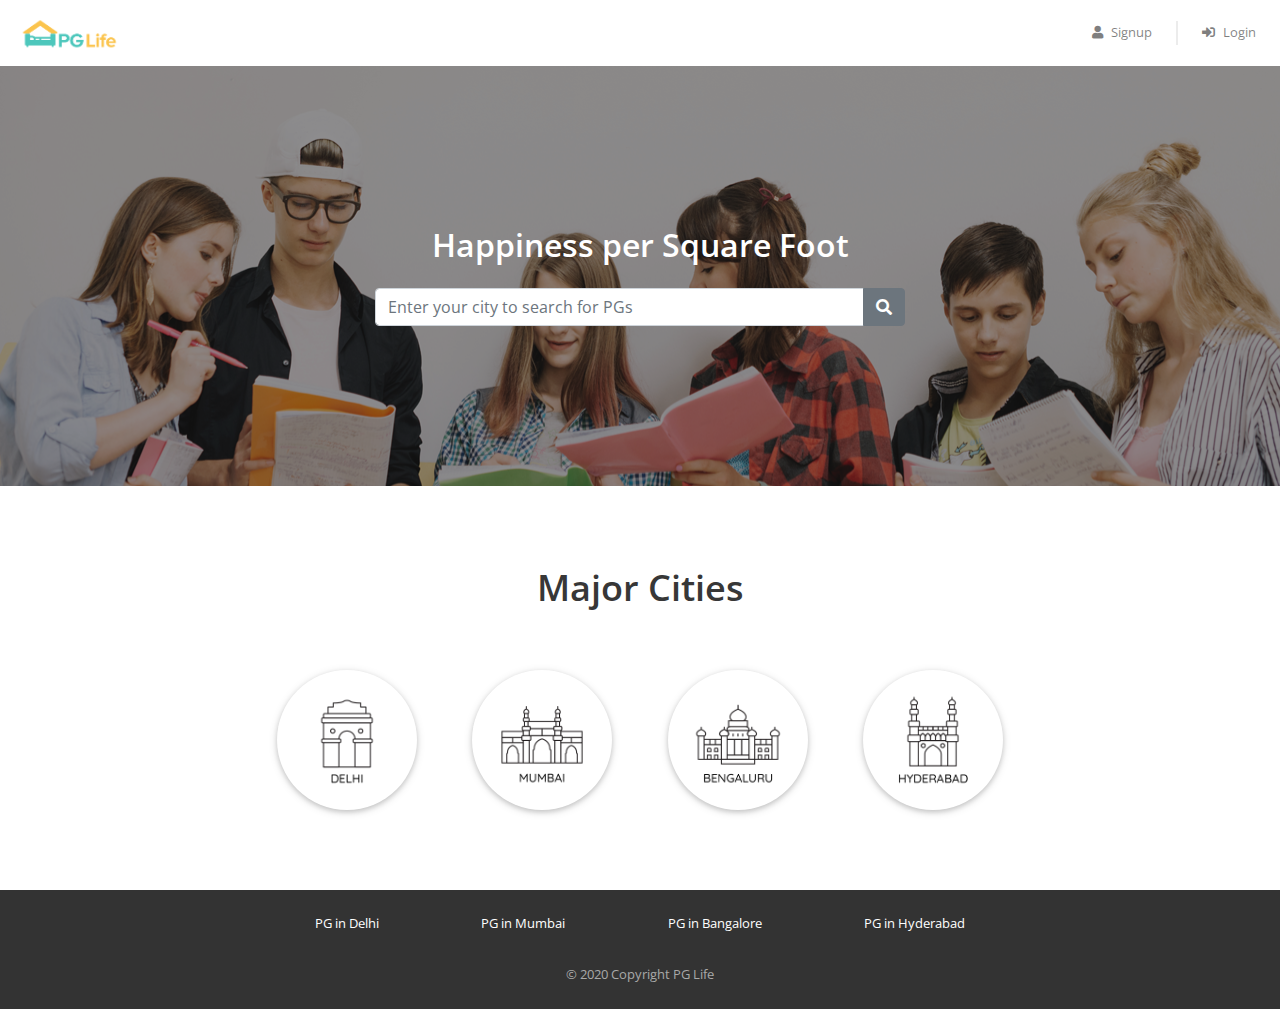
<file: PG_LIFE/index.html>
<!DOCTYPE html>
<html lang="en">

<head>
    <meta name="viewport" content="width=device-width, initial-scale=1">
    <title>Welcome | PG Life</title>

    <link href="css/bootstrap.min.css" rel="stylesheet" />
    <link href="https://use.fontawesome.com/releases/v5.11.2/css/all.css" rel="stylesheet" />
    <link href="https://fonts.googleapis.com/css2?family=Open+Sans:ital,wght@0,300;0,400;0,600;0,700;0,800;1,300;1,400;1,600;1,700;1,800&display=swap" rel="stylesheet" />
    <link href="css/common.css" rel="stylesheet" />
    <link href="css/home.css" rel="stylesheet" />
</head>

<body>
    <div class="header sticky-top">
        <nav class="navbar navbar-expand-md navbar-light">
            <a class="navbar-brand" href="index.html">
                <img src="img/logo.png" />
            </a>
            <button class="navbar-toggler" type="button" data-toggle="collapse" data-target="#my-navbar">
                <span class="navbar-toggler-icon"></span>
            </button>

            <div class="collapse navbar-collapse justify-content-end" id="my-navbar">
                <ul class="navbar-nav">
                    <li class="nav-item">
                        <a class="nav-link" href="#" data-toggle="modal" data-target="#signup-modal">
                            <i class="fas fa-user"></i>Signup
                        </a>
                    </li>
                    <div class="nav-vl"></div>
                    <li class="nav-item">
                        <a class="nav-link" href="#" data-toggle="modal" data-target="#login-modal">
                            <i class="fas fa-sign-in-alt"></i>Login
                        </a>
                    </li>
                </ul>
            </div>
        </nav>
    </div>

    <div id="loading">
    </div>

    <div class="banner-container">
        <h2 class="white pb-3">Happiness per Square Foot</h2>

        <form id="search-form">
            <div class="input-group city-search">
                <input type="text" class="form-control input-city" id='city' name='city' placeholder="Enter your city to search for PGs" />
                <div class="input-group-append">
                    <button type="submit" class="btn btn-secondary">
                        <i class="fa fa-search"></i>
                    </button>
                </div>
            </div>
        </form>
    </div>

    <div class="page-container">
        <h1 class="city-heading">
            Major Cities
        </h1>
        <div class="row">
            <div class="city-card-container col-md">
                <a href="property_list.html">
                    <div class="city-card rounded-circle">
                        <img src="img/delhi.png" class="city-img" />
                    </div>
                </a>
            </div>

            <div class="city-card-container col-md">
                <a href="property_list.html">
                    <div class="city-card rounded-circle">
                        <img src="img/mumbai.png" class="city-img" />
                    </div>
                </a>
            </div>

            <div class="city-card-container col-md">
                <a href="property_list.html">
                    <div class="city-card rounded-circle">
                        <img src="img/bangalore.png" class="city-img" />
                    </div>
                </a>
            </div>

            <div class="city-card-container col-md">
                <a href="property_list.html">
                    <div class="city-card rounded-circle">
                        <img src="img/hyderabad.png" class="city-img" />
                    </div>
                </a>
            </div>
        </div>
    </div>

    <div class="modal fade" id="signup-modal" tabindex="-1" role="dialog" aria-labelledby="signup-heading" aria-hidden="true">
        <div class="modal-dialog" role="document">
            <div class="modal-content">
                <div class="modal-header">
                    <h5 class="modal-title" id="signup-heading">Signup with PGLife</h5>
                    <button type="button" class="close" data-dismiss="modal" aria-label="Close">
                        <span aria-hidden="true">&times;</span>
                    </button>
                </div>

                <div class="modal-body">
                    <form id="signup-form" class="form" role="form">
                        <div class="input-group form-group">
                            <div class="input-group-prepend">
                                <span class="input-group-text">
                                    <i class="fas fa-user"></i>
                                </span>
                            </div>
                            <input type="text" class="form-control" name="full_name" placeholder="Full Name" maxlength="30" required>
                        </div>

                        <div class="input-group form-group">
                            <div class="input-group-prepend">
                                <span class="input-group-text">
                                    <i class="fas fa-phone-alt"></i>
                                </span>
                            </div>
                            <input type="text" class="form-control" name="phone" placeholder="Phone Number" maxlength="10" minlength="10" required>
                        </div>

                        <div class="input-group form-group">
                            <div class="input-group-prepend">
                                <span class="input-group-text">
                                    <i class="fas fa-envelope"></i>
                                </span>
                            </div>
                            <input type="email" class="form-control" name="email" placeholder="Email" required>
                        </div>

                        <div class="input-group form-group">
                            <div class="input-group-prepend">
                                <span class="input-group-text">
                                    <i class="fas fa-lock"></i>
                                </span>
                            </div>
                            <input type="password" class="form-control" name="password" placeholder="Password" minlength="6" required>
                        </div>

                        <div class="input-group form-group">
                            <div class="input-group-prepend">
                                <span class="input-group-text">
                                    <i class="fas fa-university"></i>
                                </span>
                            </div>
                            <input type="text" class="form-control" name="college_name" placeholder="College Name" maxlength="150" required>
                        </div>

                        <div class="form-group">
                            <span>I'm a</span>
                            <input type="radio" class="ml-3" id="gender-male" name="gender" value="male" /> Male
                            <label for="gender-male">
                            </label>
                            <input type="radio" class="ml-3" id="gender-female" name="gender" value="female" />
                            <label for="gender-female">
                                Female
                            </label>
                        </div>

                        <div class="form-group">
                            <button type="submit" class="btn btn-block btn-primary">Create Account</button>
                        </div>
                    </form>
                </div>

                <div class="modal-footer">
                    <span>Already have an account?
                        <a href="#" data-dismiss="modal" data-toggle="modal" data-target="#login-modal">Login</a>
                    </span>
                </div>
            </div>
        </div>
    </div>

    <div class="modal fade" id="login-modal" tabindex="-1" role="dialog" aria-labelledby="login-heading" aria-hidden="true">
        <div class="modal-dialog modal-dialog-centered" role="document">
            <div class="modal-content">
                <div class="modal-header">
                    <h5 class="modal-title" id="login-heading">Login with PGLife</h5>
                    <button type="button" class="close" data-dismiss="modal" aria-label="Close">
                        <span aria-hidden="true">&times;</span>
                    </button>
                </div>

                <div class="modal-body">
                    <form id="login-form" class="form" role="form">
                        <div class="input-group form-group">
                            <div class="input-group-prepend">
                                <span class="input-group-text">
                                    <i class="fas fa-user"></i>
                                </span>
                            </div>
                            <input type="email" class="form-control" name="email" placeholder="Email" required>
                        </div>

                        <div class="input-group form-group">
                            <div class="input-group-prepend">
                                <span class="input-group-text">
                                    <i class="fas fa-lock"></i>
                                </span>
                            </div>
                            <input type="password" class="form-control" name="password" placeholder="Password" minlength="6" required>
                        </div>

                        <div class="form-group">
                            <button type="submit" class="btn btn-block btn-primary">Login</button>
                        </div>
                    </form>
                </div>

                <div class="modal-footer">
                    <span>
                        <a href="#" data-dismiss="modal" data-toggle="modal" data-target="#signup-modal">Click here</a>
                        to register a new account
                    </span>
                </div>
            </div>
        </div>
    </div>

    <div class="footer">
        <div class="page-container footer-container">
            <div class="footer-cities">
                <div class="footer-city">
                    <a href="property_list.html">PG in Delhi</a>
                </div>
                <div class="footer-city">
                    <a href="property_list.html">PG in Mumbai</a>
                </div>
                <div class="footer-city">
                    <a href="property_list.html">PG in Bangalore</a>
                </div>
                <div class="footer-city">
                    <a href="property_list.html">PG in Hyderabad</a>
                </div>
            </div>
            <div class="footer-copyright">© 2020 Copyright PG Life </div>
        </div>
    </div>

    <script type="text/javascript" src="js/jquery.js"></script>
    <script type="text/javascript" src="js/bootstrap.min.js"></script>
</body>

</html>
</file>
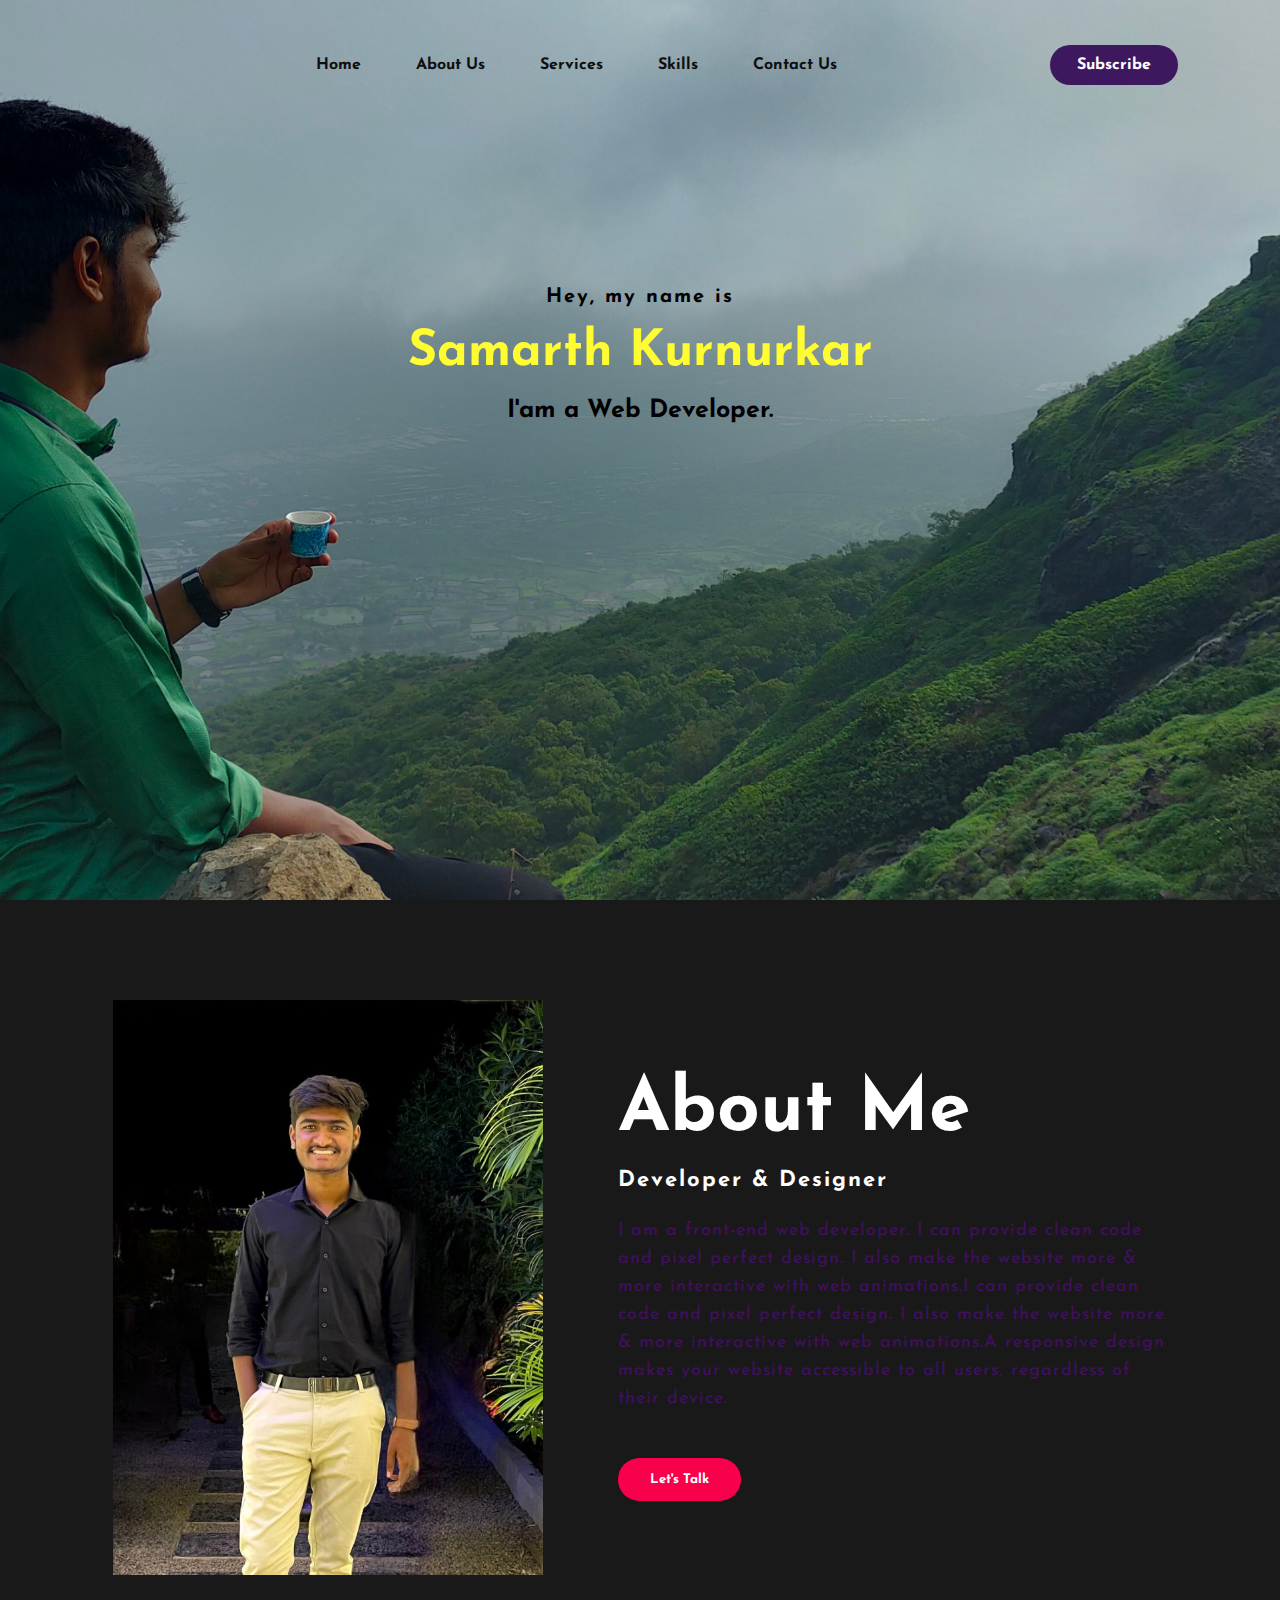
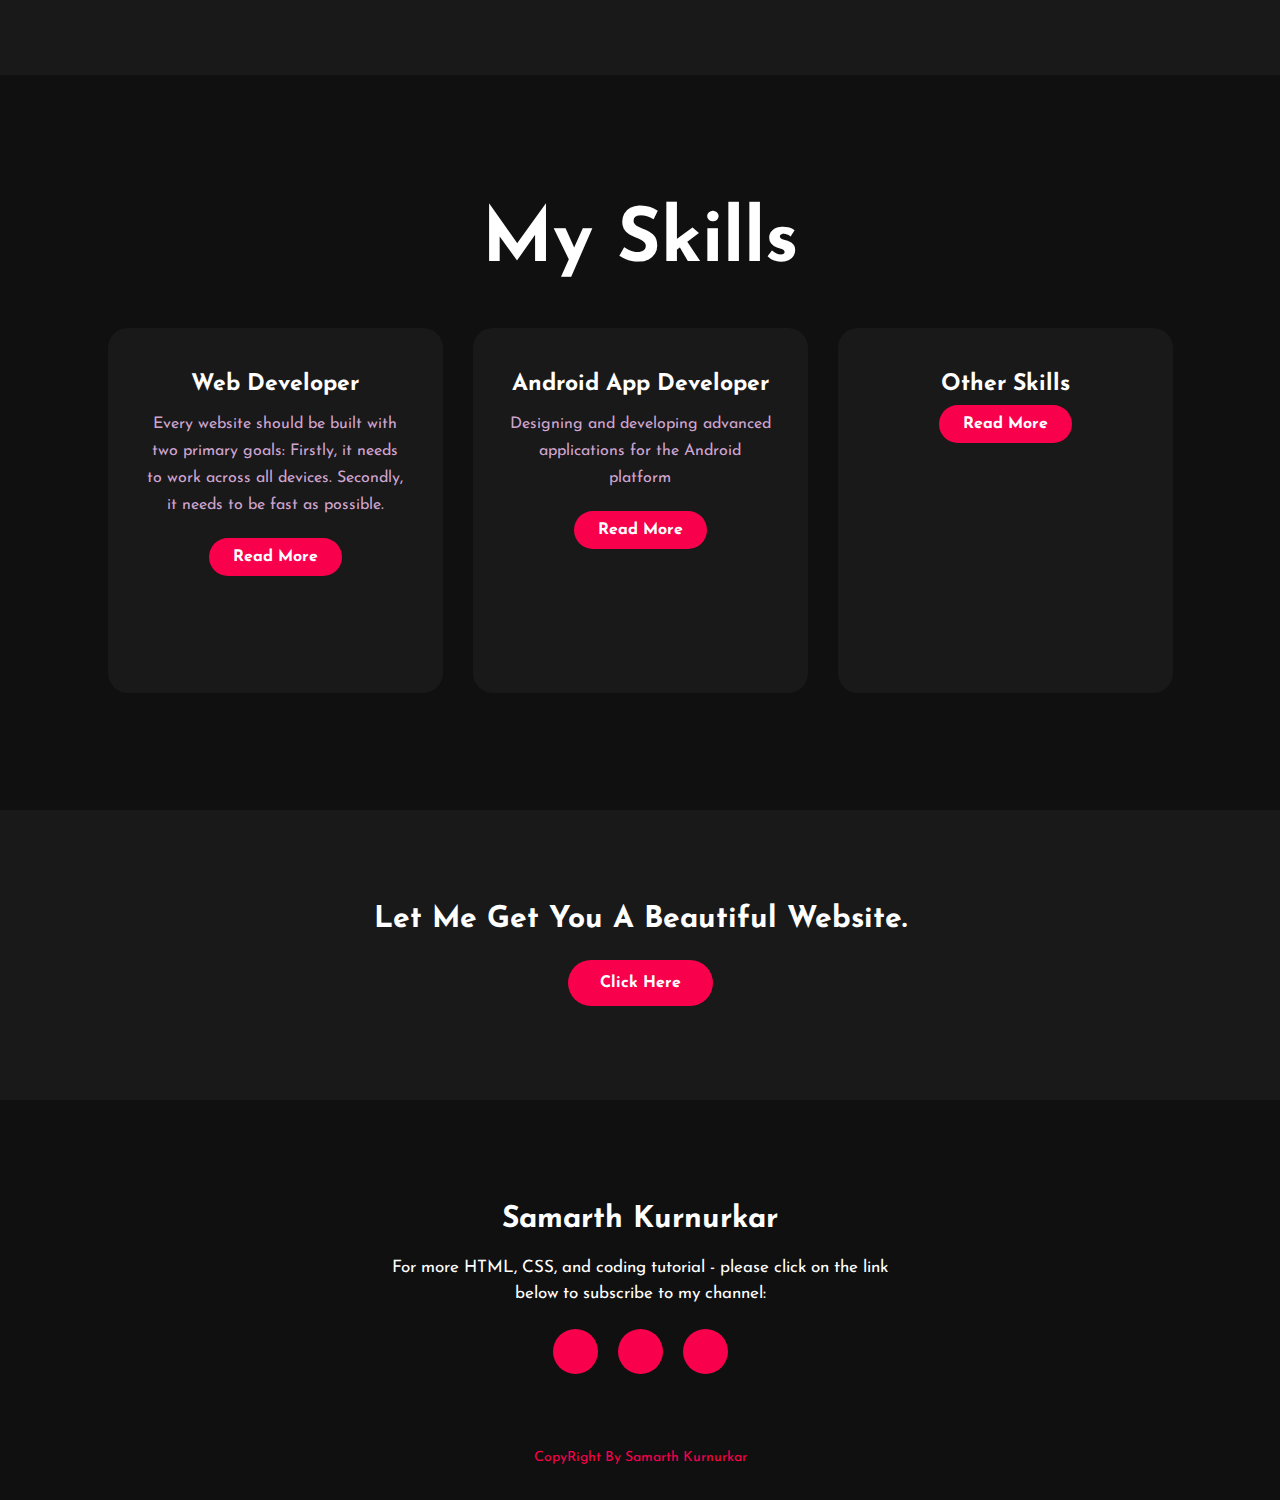
<file: Portfolio/index.html>
<!DOCTYPE html>
<html>
<head>
	<title>Portfolio website</title>
	<link rel="stylesheet" type="text/css" href="css/style.css">

	<link rel="preconnect" href="https://fonts.gstatic.com">
  <link href="https://fonts.googleapis.com/css2?family=Josefin+Sans:ital,wght@0,100;0,200;0,300;0,400;0,500;0,600;0,700;1,100;1,200;1,300;1,400;1,500;1,600;1,700&display=swap" rel="stylesheet">

  <link rel="stylesheet" href="https://cdnjs.cloudflare.com/ajax/libs/font-awesome/5.15.3/css/all.min.css" integrity="sha512-iBBXm8fW90+nuLcSKlbmrPcLa0OT92xO1BIsZ+ywDWZCvqsWgccV3gFoRBv0z+8dLJgyAHIhR35VZc2oM/gI1w==" crossorigin="anonymous" referrerpolicy="no-referrer" />

</head>
<body>
	<!----hero Section start---->

	<div class="hero">
		<nav>
			<h2 class="logo"><span></span></h2>
			<ul>
				<li><a href="#">Home</a></li>
				<li><a href="#">About Us</a></li>
				<li><a href="#">Services</a></li>
				<li><a href="#">Skills</a></li>
				<li><a href="#">Contact Us</a></li>
			</ul>
			<a href="#" class="btn">Subscribe</a>
		</nav>

		<div class="content">
			<h4>Hey, my name is</h4>
			<h1>Samarth Kurnurkar </h1>
			<h3>I'am a Web Developer.</h3>
			<div class="newslatter">
				
			</div>
		</div>
	</div>

	<!----About section start---->
	<section class="about">
		<div class="main">
			<img src="img/1669021535211.png">
			<div class="about-text">
				<h2>About Me</h2>
				<h5> Developer & Designer</h5>
				<p>I am a front-end web developer. I can provide clean code and pixel perfect design. I also make the website more & more interactive with web animations.I can provide clean code and pixel perfect design. I also make the website more & more interactive with web animations.A responsive design makes your website accessible to all users, regardless of their device.</p>
				<button type="button">Let's Talk</button>
			</div>
		</div>
	</section>

	<!-----service section start----------->
	<div class="service">
		<div class="title">
			<h2>My Skills</h2>
		</div>

		<div class="box">
			<div class="card">
				<i class="fas fa-bars"></i>
				<h5>Web Developer</h5>
				<div class="pra">
					<p>Every website should be built with two primary goals: Firstly, it needs to work across all devices. Secondly, it needs to be fast as possible.</p>

					<p style="text-align: center;">
						<a class="button" href="#">Read More</a>
					</p>
				</div>
			</div>

			<div class="card">
				<i class="far fa-user"></i>
				<h5>Android App Developer </h5>
				<div class="pra">
					<p>Designing and developing advanced applications for the Android platform</p>

					<p style="text-align: center;">
						<a class="button" href="#">Read More</a>
					</p>
				</div>
			</div>

			<div class="card">
				<i class="far fa-bell"></i>
				<h5>Other Skills</h5>
				<div class="pra">
					

					<p style="text-align: center;">
						<a class="button" href="#">Read More</a>
					</p>
				</div>
			</div>
		</div>
	</div>

	<!------Contact Me------>
	<div class="contact-me">
		<p>Let Me Get You A Beautiful Website.</p>
		<a class="button-two" href="#">Click Here</a>
	</div>

	<!------footer start--------->
	<footer>
		<p>Samarth Kurnurkar</p>
		<p>For more HTML, CSS, and coding tutorial - please click on the link below to subscribe to my channel:</p>
		<div class="social">
			<a href="#"><i class="fab fa-facebook-f"></i></a>
			<a href="#"><i class="fab fa-instagram"></i></a>
			<a href="#"><i class="fab fa-dribbble"></i></a>
		</div>
		<p class="end">CopyRight By Samarth Kurnurkar</p>
	</footer>
</body>
</html>
</file>
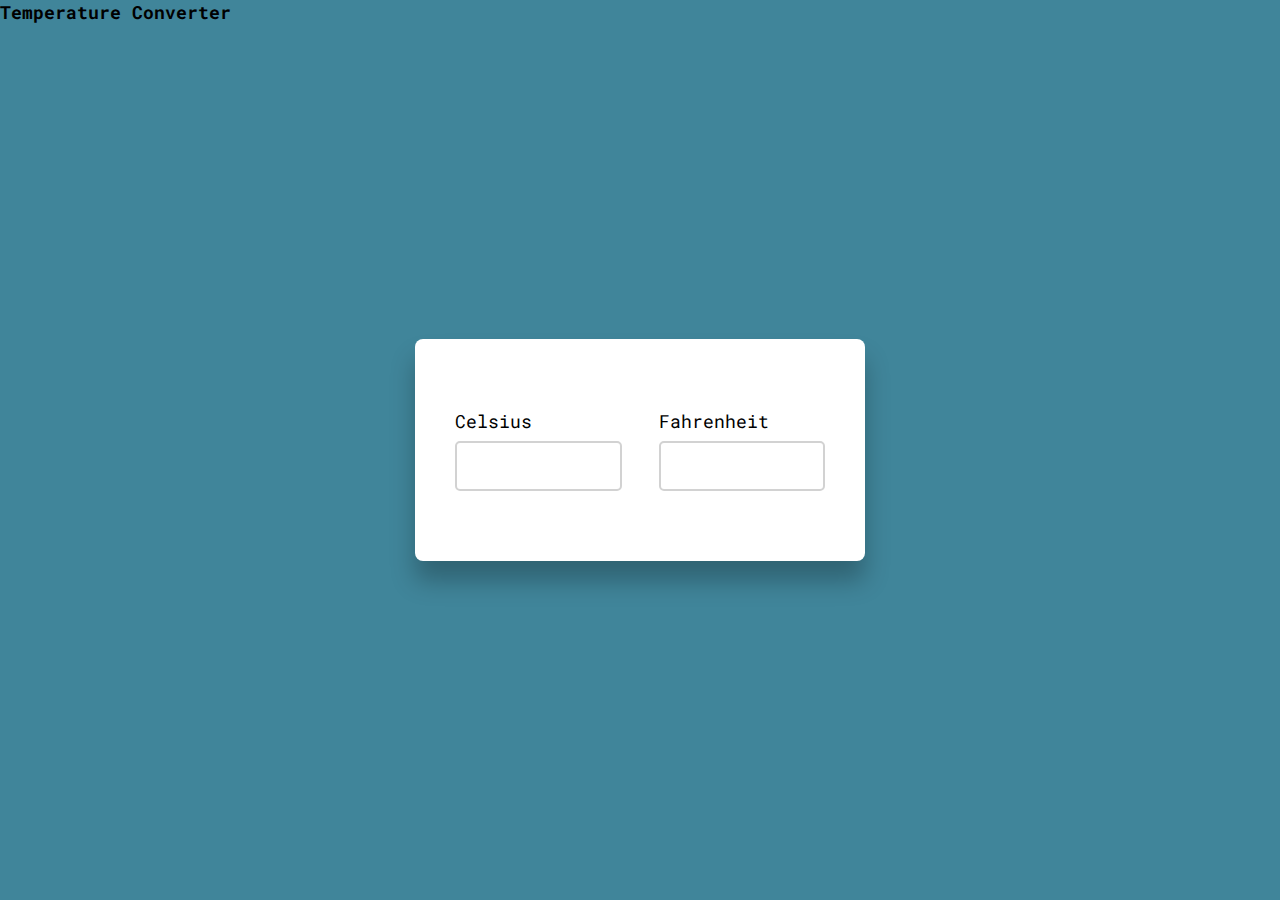
<file: Temperature Conversion/index.html>
<!DOCTYPE html>
<html lang="en">
<head>
    <title>Temperature Conversion</title>
    <!--Google font-->
    <link rel="preconnect" href="https://fonts.gstatic.com">
    <link href="https://fonts.googleapis.com/css2?family=Roboto+Mono:wght@500&display=swap" rel="stylesheet">
    <!--Stylesheet-->
    <link rel="stylesheet" href="style.css">
</head>
<body>
    <h1 class="abc">Temperature Converter</h1>
    <div class="wrapper">
        <div class="container">
            <label for="celsius">Celsius</label>
            <input type="number" id="celsius" oninput= "celToFar()">
        </div>
        <div class="container">
            <label for="fahrenheit">Fahrenheit</label>
            <input type="number" id="fahrenheit" oninput = "farToCel()">
        </div>
    </div>
    <script src="script.js"></script>
</body>
</html>
</file>
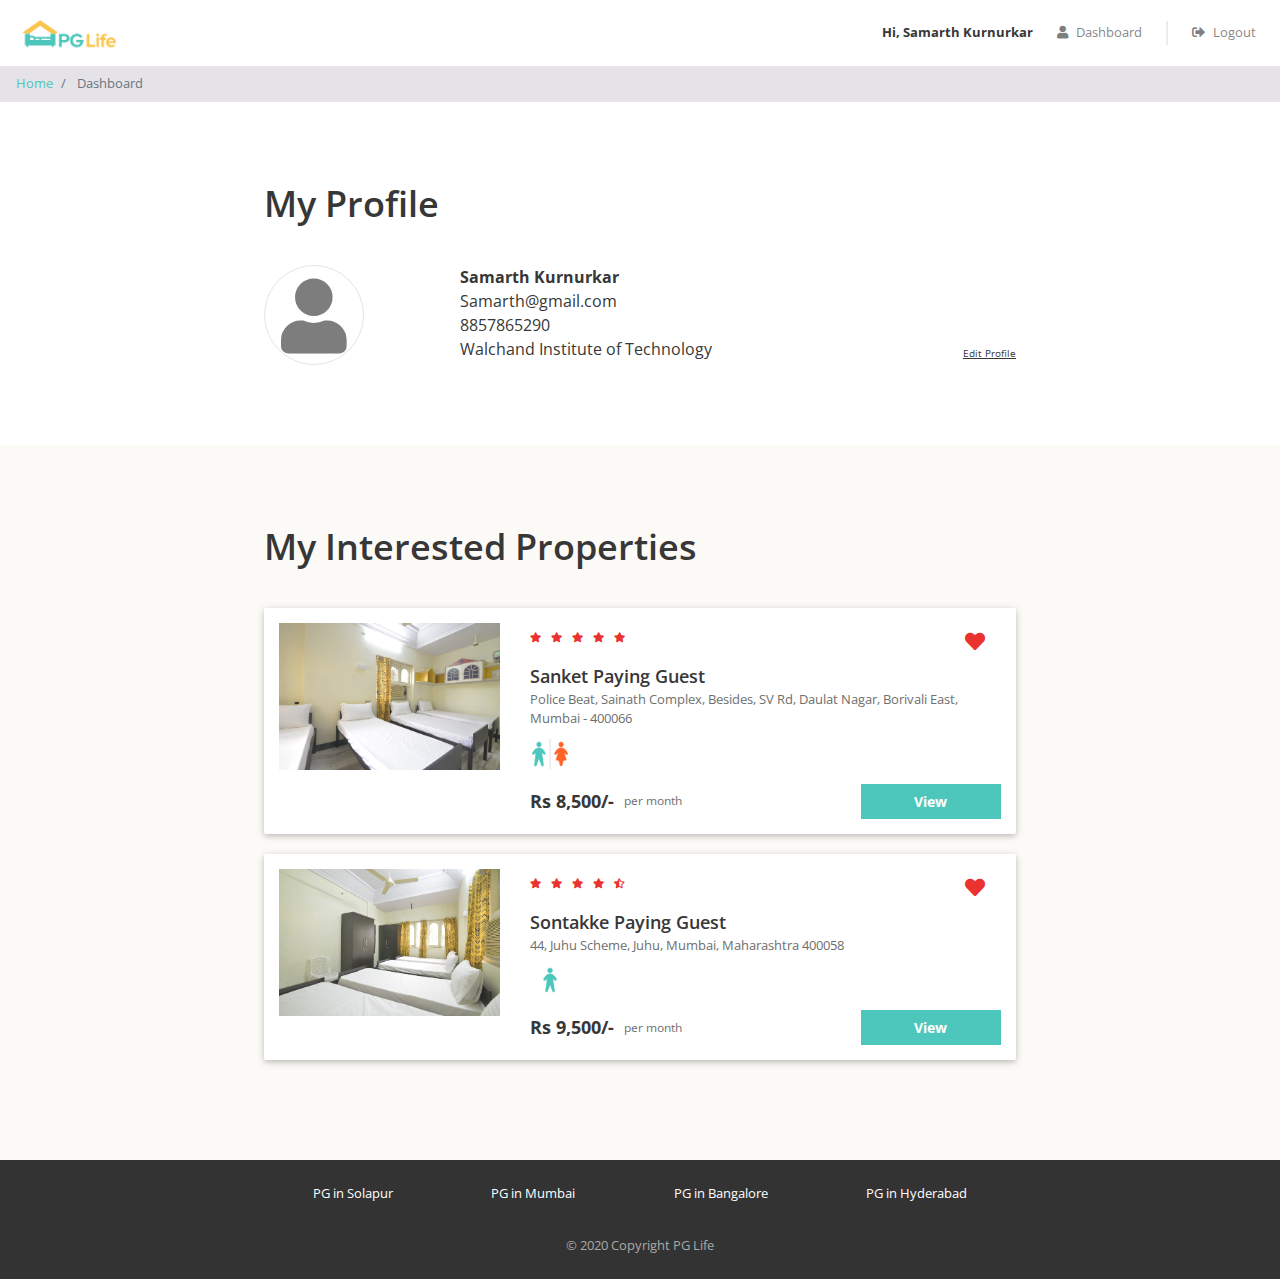
<file: PG_LIFE/dashboard.html>
<!DOCTYPE html>
<html lang="en">

<head>
    <meta name="viewport" content="width=device-width, initial-scale=1">
    <title>Dashboard | PG Life</title>

    <link href="css/bootstrap.min.css" rel="stylesheet" />
    <link href="https://use.fontawesome.com/releases/v5.11.2/css/all.css" rel="stylesheet" />
    <link href="https://fonts.googleapis.com/css2?family=Open+Sans:ital,wght@0,300;0,400;0,600;0,700;0,800;1,300;1,400;1,600;1,700;1,800&display=swap" rel="stylesheet" />
    <link href="css/common.css" rel="stylesheet" />
    <link href="css/dashboard.css" rel="stylesheet" />
</head>

<body>
<div class="header sticky-top">
        <nav class="navbar navbar-expand-md navbar-light">
            <a class="navbar-brand" href="index.html">
                <img src="img/logo.png" />
            </a>
            <button class="navbar-toggler" type="button" data-toggle="collapse" data-target="#my-navbar">
                <span class="navbar-toggler-icon"></span>
            </button>

            <div class="collapse navbar-collapse justify-content-end" id="my-navbar">
                <ul class="navbar-nav">
                    <div class='nav-name'>
                        Hi, Samarth Kurnurkar
                    </div>
                    <li class="nav-item">
                        <a class="nav-link" href="dashboard.html">
                            <i class="fas fa-user"></i>Dashboard
                        </a>
                    </li>
                    <div class="nav-vl"></div>
                    <li class="nav-item">
                        <a class="nav-link" href="#">
                            <i class="fas fa-sign-out-alt"></i>Logout
                        </a>
                    </li>
                </ul>
            </div>
        </nav>
    </div>

    <div id="loading">
    </div>

    <nav aria-label="breadcrumb">
        <ol class="breadcrumb py-2">
            <li class="breadcrumb-item">
                <a href="index.html">Home</a>
            </li>
            <li class="breadcrumb-item active" aria-current="page">
                Dashboard
            </li>
        </ol>
    </nav>

    <div class="my-profile page-container">
        <h1>My Profile</h1>
        <div class="row">
            <div class="col-md-3 profile-img-container">
                <i class="fas fa-user profile-img"></i>
            </div>
            <div class="col-md-9">
                <div class="row no-gutters justify-content-between align-items-end">
                    <div class="profile">
                        <div class="name">Samarth Kurnurkar</div>
                        <div class="email">Samarth@gmail.com</div>
                        <div class="phone">8857865290</div>
                        <div class="college">Walchand Institute of Technology</div>
                    </div>
                    <div class="edit">
                        <div class="edit-profile">Edit Profile</div>
                    </div>
                </div>
            </div>
        </div>
    </div>

    <div class="my-interested-properties">
        <div class="page-container">
            <h1>My Interested Properties</h1>

            <div class="property-card property-id-1 row">
                <div class="image-container col-md-4">
                    <img src="img/properties/1/eace7b9114fd6046.jpg" />
                </div>
                <div class="content-container col-md-8">
                    <div class="row no-gutters justify-content-between">
                        <div class="star-container" title="4.8">
                            <i class="fas fa-star"></i>
                            <i class="fas fa-star"></i>
                            <i class="fas fa-star"></i>
                            <i class="fas fa-star"></i>
                            <i class="fas fa-star"></i>
                        </div>
                        <div class="interested-container">
                            <i class="is-interested-image fas fa-heart" property_id="1"></i>
                        </div>
                    </div>
                    <div class="detail-container">
                        <div class="property-name">Sanket  Paying Guest</div>
                        <div class="property-address">Police Beat, Sainath Complex, Besides, SV Rd, Daulat Nagar, Borivali East, Mumbai - 400066</div>
                        <div class="property-gender">
                            <img src="img/unisex.png">
                        </div>
                    </div>
                    <div class="row no-gutters">
                        <div class="rent-container col-6">
                            <div class="rent">Rs 8,500/-</div>
                            <div class="rent-unit">per month</div>
                        </div>
                        <div class="button-container col-6">
                            <a href="property_detail.html" class="btn btn-primary">View</a>
                        </div>
                    </div>
                </div>
            </div>

            <div class="property-card property-id-2 row">
                <div class="image-container col-md-4">
                    <img src="img/properties/1/1d4f0757fdb86d5f.jpg" />
                </div>
                <div class="content-container col-md-8">
                    <div class="row no-gutters justify-content-between">
                        <div class="star-container" title="4.5">
                            <i class="fas fa-star"></i>
                            <i class="fas fa-star"></i>
                            <i class="fas fa-star"></i>
                            <i class="fas fa-star"></i>
                            <i class="fas fa-star-half-alt"></i>
                        </div>
                        <div class="interested-container">
                            <i class="is-interested-image fas fa-heart" property_id="2"></i>
                        </div>
                    </div>
                    <div class="detail-container">
                        <div class="property-name"> Sontakke Paying Guest</div>
                        <div class="property-address">44, Juhu Scheme, Juhu, Mumbai, Maharashtra 400058</div>
                        <div class="property-gender">
                            <img src="img/male.png">
                        </div>
                    </div>
                    <div class="row no-gutters">
                        <div class="rent-container col-6">
                            <div class="rent">Rs 9,500/-</div>
                            <div class="rent-unit">per month</div>
                        </div>
                        <div class="button-container col-6">
                            <a href="property_detail.html" class="btn btn-primary">View</a>
                        </div>
                    </div>
                </div>
            </div>


        </div>
    </div>

    <div class="footer">
        <div class="page-container footer-container">
            <div class="footer-cities">
                <div class="footer-city">
                    <a href="property_list.html">PG in Solapur </a>
                </div>
                <div class="footer-city">
                    <a href="property_list.html">PG in Mumbai</a>
                </div>
                <div class="footer-city">
                    <a href="property_list.html">PG in Bangalore</a>
                </div>
                <div class="footer-city">
                    <a href="property_list.html">PG in Hyderabad</a>
                </div>
            </div>
            <div class="footer-copyright">© 2020 Copyright PG Life </div>
        </div>
    </div>

    <script type="text/javascript" src="js/jquery.js"></script>
    <script type="text/javascript" src="js/bootstrap.min.js"></script>
</body>

</html>
</file>
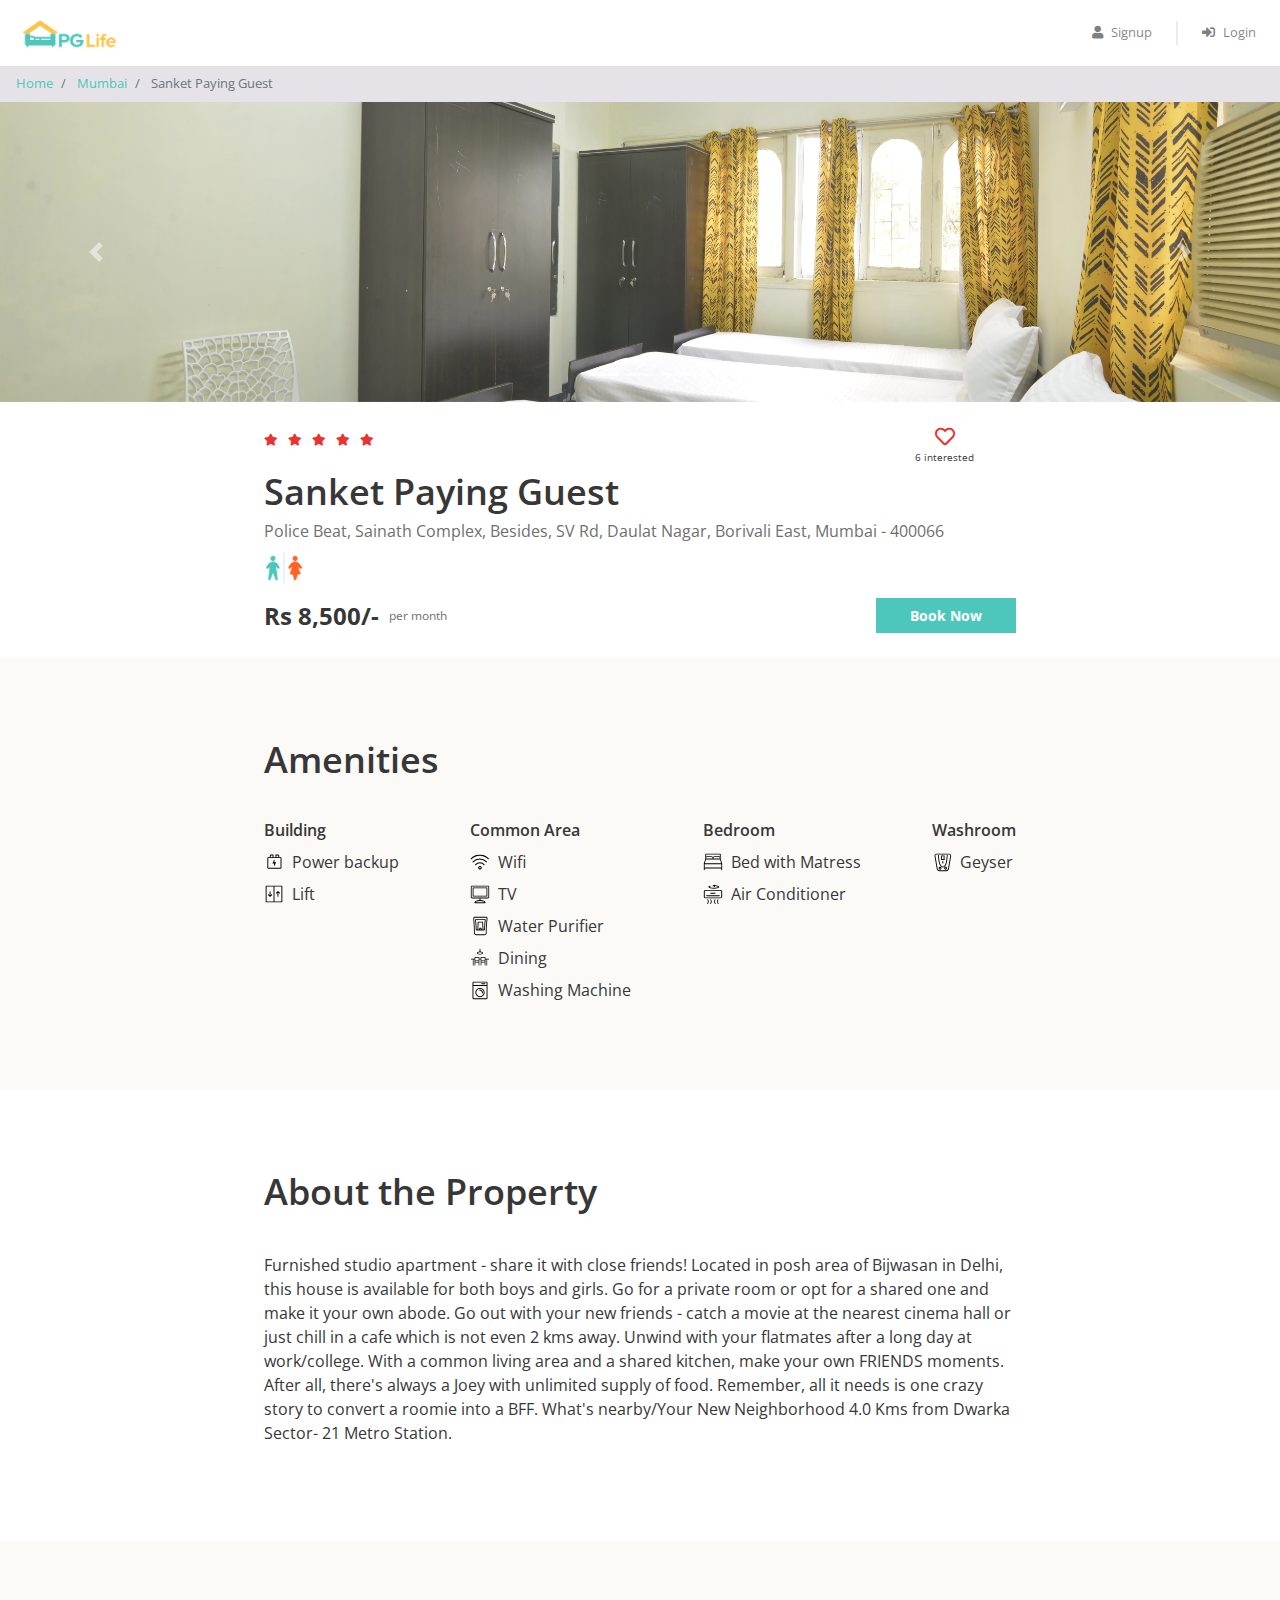
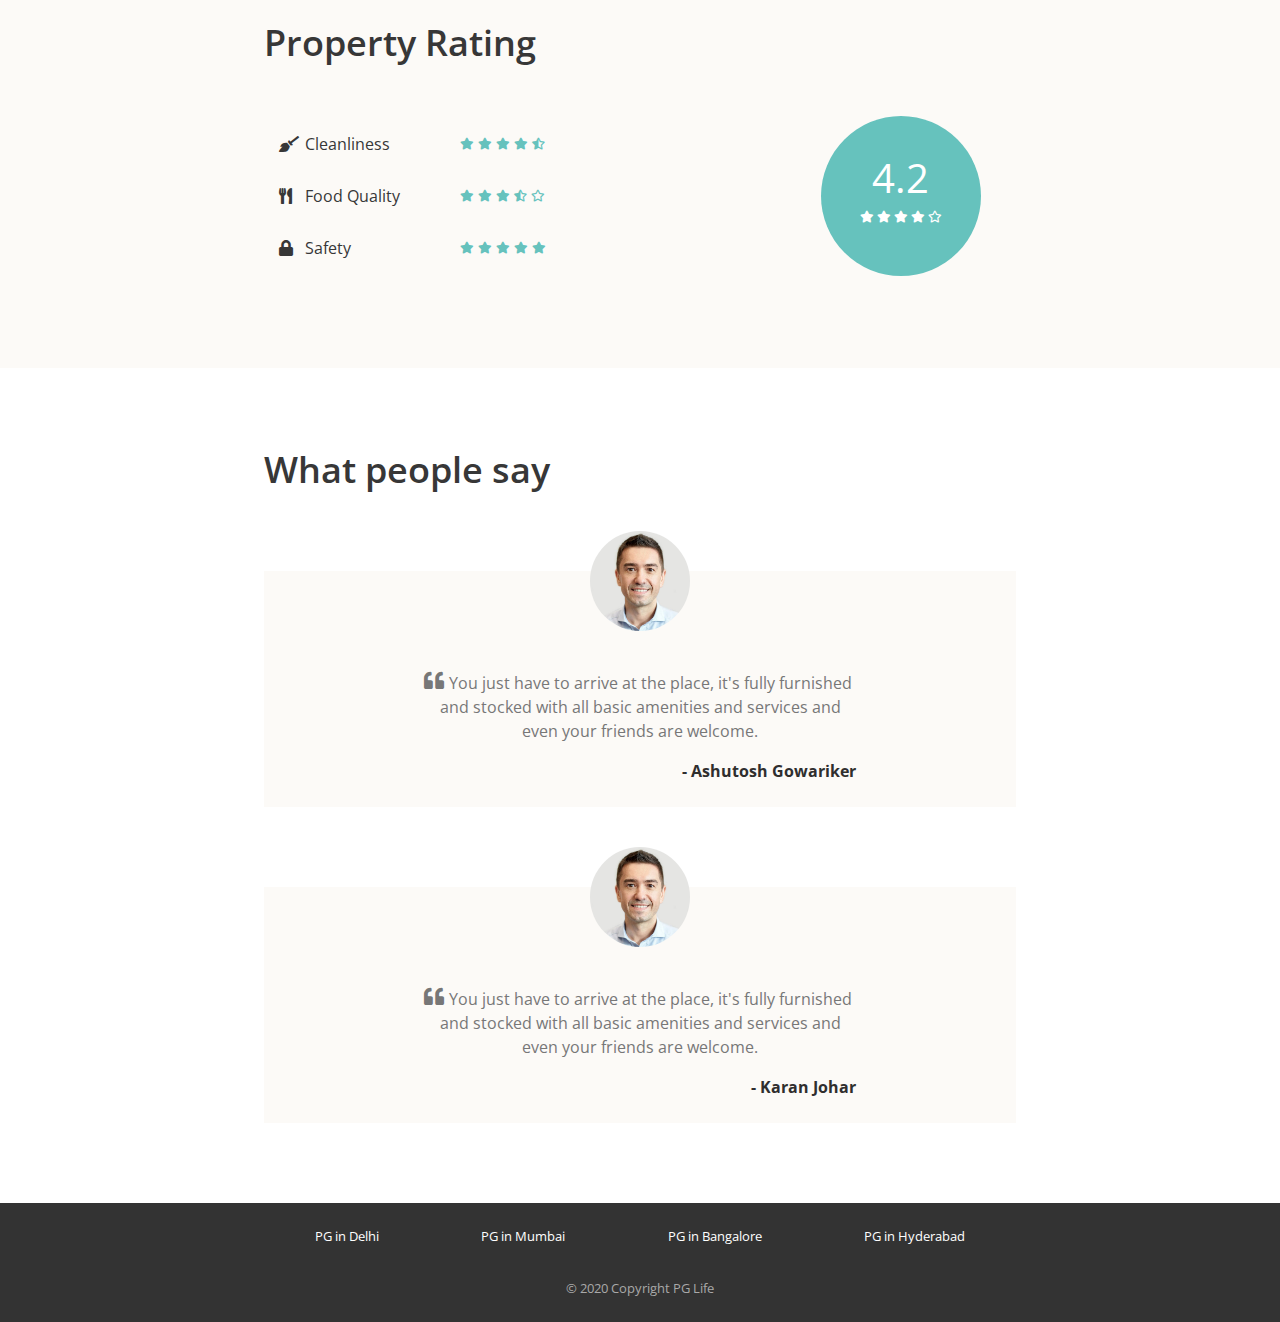
<file: PG_LIFE/property_detail.html>
<!DOCTYPE html>
<html lang="en">

<head>
    <meta name="viewport" content="width=device-width, initial-scale=1">
    <title> Sanket Paying Guest | PG Life</title>

    <link href="css/bootstrap.min.css" rel="stylesheet" />
    <link href="https://use.fontawesome.com/releases/v5.11.2/css/all.css" rel="stylesheet" />
    <link href="https://fonts.googleapis.com/css2?family=Open+Sans:ital,wght@0,300;0,400;0,600;0,700;0,800;1,300;1,400;1,600;1,700;1,800&display=swap" rel="stylesheet" />
    <link href="css/common.css" rel="stylesheet" />
    <link href="css/property_detail.css" rel="stylesheet" />
</head>

<body>
    <div class="header sticky-top">
        <nav class="navbar navbar-expand-md navbar-light">
            <a class="navbar-brand" href="index.html">
                <img src="img/logo.png" />
            </a>
            <button class="navbar-toggler" type="button" data-toggle="collapse" data-target="#my-navbar">
                <span class="navbar-toggler-icon"></span>
            </button>

            <div class="collapse navbar-collapse justify-content-end" id="my-navbar">
                <ul class="navbar-nav">
                    <li class="nav-item">
                        <a class="nav-link" href="#" data-toggle="modal" data-target="#signup-modal">
                            <i class="fas fa-user"></i>Signup
                        </a>
                    </li>
                    <div class="nav-vl"></div>
                    <li class="nav-item">
                        <a class="nav-link" href="#" data-toggle="modal" data-target="#login-modal">
                            <i class="fas fa-sign-in-alt"></i>Login
                        </a>
                    </li>
                </ul>
            </div>
        </nav>
    </div>

    <div id="loading">
    </div>

    <nav aria-label="breadcrumb">
        <ol class="breadcrumb py-2">
            <li class="breadcrumb-item">
                <a href="index.html">Home</a>
            </li>
            <li class="breadcrumb-item">
                <a href="property_list.html">Mumbai</a>
            </li>
            <li class="breadcrumb-item active" aria-current="page">
                Sanket Paying Guest
            </li>
        </ol>
    </nav>

    <div id="property-images" class="carousel slide" data-ride="carousel">
        <ol class="carousel-indicators">
            <li data-target="#property-images" data-slide-to="0" class="active"></li>
            <li data-target="#property-images" data-slide-to="1" class=""></li>
            <li data-target="#property-images" data-slide-to="2" class=""></li>
        </ol>
        <div class="carousel-inner">
            <div class="carousel-item active">
                <img class="d-block w-100" src="img/properties/1/1d4f0757fdb86d5f.jpg" alt="slide">
            </div>
            <div class="carousel-item">
                <img class="d-block w-100" src="img/properties/1/46ebbb537aa9fb0a.jpg" alt="slide">
            </div>
            <div class="carousel-item">
                <img class="d-block w-100" src="img/properties/1/eace7b9114fd6046.jpg" alt="slide">
            </div>
        </div>
        <a class="carousel-control-prev" href="#property-images" role="button" data-slide="prev">
            <span class="carousel-control-prev-icon" aria-hidden="true"></span>
            <span class="sr-only">Previous</span>
        </a>
        <a class="carousel-control-next" href="#property-images" role="button" data-slide="next">
            <span class="carousel-control-next-icon" aria-hidden="true"></span>
            <span class="sr-only">Next</span>
        </a>
    </div>

    <div class="property-summary page-container">
        <div class="row no-gutters justify-content-between">
            <div class="star-container" title="4.8">
                <i class="fas fa-star"></i>
                <i class="fas fa-star"></i>
                <i class="fas fa-star"></i>
                <i class="fas fa-star"></i>
                <i class="fas fa-star"></i>
            </div>
            <div class="interested-container">
                <i class="is-interested-image far fa-heart"></i>
                <div class="interested-text">
                    <span class="interested-user-count">6</span> interested
                </div>
            </div>
        </div>
        <div class="detail-container">
            <div class="property-name">Sanket  Paying Guest</div>
            <div class="property-address">Police Beat, Sainath Complex, Besides, SV Rd, Daulat Nagar, Borivali East, Mumbai - 400066</div>
            <div class="property-gender">
                <img src="img/unisex.png" />
            </div>
        </div>
        <div class="row no-gutters">
            <div class="rent-container col-6">
                <div class="rent">Rs 8,500/-</div>
                <div class="rent-unit">per month</div>
            </div>
            <div class="button-container col-6">
                <a href="#" class="btn btn-primary">Book Now</a>
            </div>
        </div>
    </div>

    <div class="property-amenities">
        <div class="page-container">
            <h1>Amenities</h1>
            <div class="row justify-content-between">
                <div class="col-md-auto">
                    <h5>Building</h5>
                    <div class="amenity-container">
                        <img src="img/amenities/powerbackup.svg">
                        <span>Power backup</span>
                    </div>
                    <div class="amenity-container">
                        <img src="img/amenities/lift.svg">
                        <span>Lift</span>
                    </div>
                </div>

                <div class="col-md-auto">
                    <h5>Common Area</h5>
                    <div class="amenity-container">
                        <img src="img/amenities/wifi.svg">
                        <span>Wifi</span>
                    </div>
                    <div class="amenity-container">
                        <img src="img/amenities/tv.svg">
                        <span>TV</span>
                    </div>
                    <div class="amenity-container">
                        <img src="img/amenities/rowater.svg">
                        <span>Water Purifier</span>
                    </div>
                    <div class="amenity-container">
                        <img src="img/amenities/dining.svg">
                        <span>Dining</span>
                    </div>
                    <div class="amenity-container">
                        <img src="img/amenities/washingmachine.svg">
                        <span>Washing Machine</span>
                    </div>
                </div>

                <div class="col-md-auto">
                    <h5>Bedroom</h5>
                    <div class="amenity-container">
                        <img src="img/amenities/bed.svg">
                        <span>Bed with Matress</span>
                    </div>
                    <div class="amenity-container">
                        <img src="img/amenities/ac.svg">
                        <span>Air Conditioner</span>
                    </div>
                </div>

                <div class="col-md-auto">
                    <h5>Washroom</h5>
                    <div class="amenity-container">
                        <img src="img/amenities/geyser.svg">
                        <span>Geyser</span>
                    </div>
                </div>
            </div>
        </div>
    </div>

    <div class="property-about page-container">
        <h1>About the Property</h1>
        <p>Furnished studio apartment - share it with close friends! Located in posh area of Bijwasan in Delhi, this house is available for both boys and girls. Go for a private room or opt for a shared one and make it your own abode. Go out with your new friends - catch a movie at the nearest cinema hall or just chill in a cafe which is not even 2 kms away. Unwind with your flatmates after a long day at work/college. With a common living area and a shared kitchen, make your own FRIENDS moments. After all, there's always a Joey with unlimited supply of food. Remember, all it needs is one crazy story to convert a roomie into a BFF. What's nearby/Your New Neighborhood 4.0 Kms from Dwarka Sector- 21 Metro Station.</p>
    </div>

    <div class="property-rating">
        <div class="page-container">
            <h1>Property Rating</h1>
            <div class="row align-items-center justify-content-between">
                <div class="col-md-6">
                    <div class="rating-criteria row">
                        <div class="col-6">
                            <i class="rating-criteria-icon fas fa-broom"></i>
                            <span class="rating-criteria-text">Cleanliness</span>
                        </div>
                        <div class="rating-criteria-star-container col-6" title="4.3">
                            <i class="fas fa-star"></i>
                            <i class="fas fa-star"></i>
                            <i class="fas fa-star"></i>
                            <i class="fas fa-star"></i>
                            <i class="fas fa-star-half-alt"></i>
                        </div>
                    </div>

                    <div class="rating-criteria row">
                        <div class="col-6">
                            <i class="rating-criteria-icon fas fa-utensils"></i>
                            <span class="rating-criteria-text">Food Quality</span>
                        </div>
                        <div class="rating-criteria-star-container col-6" title="3.4">
                            <i class="fas fa-star"></i>
                            <i class="fas fa-star"></i>
                            <i class="fas fa-star"></i>
                            <i class="fas fa-star-half-alt"></i>
                            <i class="far fa-star"></i>
                        </div>
                    </div>

                    <div class="rating-criteria row">
                        <div class="col-6">
                            <i class="rating-criteria-icon fa fa-lock"></i>
                            <span class="rating-criteria-text">Safety</span>
                        </div>
                        <div class="rating-criteria-star-container col-6" title="4.8">
                            <i class="fas fa-star"></i>
                            <i class="fas fa-star"></i>
                            <i class="fas fa-star"></i>
                            <i class="fas fa-star"></i>
                            <i class="fas fa-star"></i>
                        </div>
                    </div>
                </div>

                <div class="col-md-4">
                    <div class="rating-circle">
                        <div class="total-rating">4.2</div>
                        <div class="rating-circle-star-container">
                            <i class="fas fa-star"></i>
                            <i class="fas fa-star"></i>
                            <i class="fas fa-star"></i>
                            <i class="fas fa-star"></i>
                            <i class="far fa-star"></i>
                        </div>
                    </div>
                </div>
            </div>
        </div>
    </div>

    <div class="property-testimonials page-container">
        <h1>What people say</h1>
        <div class="testimonial-block">
            <div class="testimonial-image-container">
                <img class="testimonial-img" src="img/man.png">
            </div>
            <div class="testimonial-text">
                <i class="fa fa-quote-left" aria-hidden="true"></i>
                <p>You just have to arrive at the place, it's fully furnished and stocked with all basic amenities and services and even your friends are welcome.</p>
            </div>
            <div class="testimonial-name">- Ashutosh Gowariker</div>
        </div>
        <div class="testimonial-block">
            <div class="testimonial-image-container">
                <img class="testimonial-img" src="img/man.png">
            </div>
            <div class="testimonial-text">
                <i class="fa fa-quote-left" aria-hidden="true"></i>
                <p>You just have to arrive at the place, it's fully furnished and stocked with all basic amenities and services and even your friends are welcome.</p>
            </div>
            <div class="testimonial-name">- Karan Johar</div>
        </div>
    </div>

    <div class="modal fade" id="signup-modal" tabindex="-1" role="dialog" aria-labelledby="signup-heading" aria-hidden="true">
        <div class="modal-dialog" role="document">
            <div class="modal-content">
                <div class="modal-header">
                    <h5 class="modal-title" id="signup-heading">Signup with PGLife</h5>
                    <button type="button" class="close" data-dismiss="modal" aria-label="Close">
                        <span aria-hidden="true">&times;</span>
                    </button>
                </div>

                <div class="modal-body">
                    <form id="signup-form" class="form" role="form">
                        <div class="input-group form-group">
                            <div class="input-group-prepend">
                                <span class="input-group-text">
                                    <i class="fas fa-user"></i>
                                </span>
                            </div>
                            <input type="text" class="form-control" name="full_name" placeholder="Full Name" maxlength="30" required>
                        </div>

                        <div class="input-group form-group">
                            <div class="input-group-prepend">
                                <span class="input-group-text">
                                    <i class="fas fa-phone-alt"></i>
                                </span>
                            </div>
                            <input type="text" class="form-control" name="phone" placeholder="Phone Number" maxlength="10" minlength="10" required>
                        </div>

                        <div class="input-group form-group">
                            <div class="input-group-prepend">
                                <span class="input-group-text">
                                    <i class="fas fa-envelope"></i>
                                </span>
                            </div>
                            <input type="email" class="form-control" name="email" placeholder="Email" required>
                        </div>

                        <div class="input-group form-group">
                            <div class="input-group-prepend">
                                <span class="input-group-text">
                                    <i class="fas fa-lock"></i>
                                </span>
                            </div>
                            <input type="password" class="form-control" name="password" placeholder="Password" minlength="6" required>
                        </div>

                        <div class="input-group form-group">
                            <div class="input-group-prepend">
                                <span class="input-group-text">
                                    <i class="fas fa-university"></i>
                                </span>
                            </div>
                            <input type="text" class="form-control" name="college_name" placeholder="College Name" maxlength="150" required>
                        </div>

                        <div class="form-group">
                            <span>I'm a</span>
                            <input type="radio" class="ml-3" id="gender-male" name="gender" value="male" /> Male
                            <label for="gender-male">
                            </label>
                            <input type="radio" class="ml-3" id="gender-female" name="gender" value="female" />
                            <label for="gender-female">
                                Female
                            </label>
                        </div>

                        <div class="form-group">
                            <button type="submit" class="btn btn-block btn-primary">Create Account</button>
                        </div>
                    </form>
                </div>

                <div class="modal-footer">
                    <span>Already have an account?
                        <a href="#" data-dismiss="modal" data-toggle="modal" data-target="#login-modal">Login</a>
                    </span>
                </div>
            </div>
        </div>
    </div>

    <div class="modal fade" id="login-modal" tabindex="-1" role="dialog" aria-labelledby="login-heading" aria-hidden="true">
        <div class="modal-dialog modal-dialog-centered" role="document">
            <div class="modal-content">
                <div class="modal-header">
                    <h5 class="modal-title" id="login-heading">Login with PGLife</h5>
                    <button type="button" class="close" data-dismiss="modal" aria-label="Close">
                        <span aria-hidden="true">&times;</span>
                    </button>
                </div>

                <div class="modal-body">
                    <form id="login-form" class="form" role="form">
                        <div class="input-group form-group">
                            <div class="input-group-prepend">
                                <span class="input-group-text">
                                    <i class="fas fa-user"></i>
                                </span>
                            </div>
                            <input type="email" class="form-control" name="email" placeholder="Email" required>
                        </div>

                        <div class="input-group form-group">
                            <div class="input-group-prepend">
                                <span class="input-group-text">
                                    <i class="fas fa-lock"></i>
                                </span>
                            </div>
                            <input type="password" class="form-control" name="password" placeholder="Password" minlength="6" required>
                        </div>

                        <div class="form-group">
                            <button type="submit" class="btn btn-block btn-primary">Login</button>
                        </div>
                    </form>
                </div>

                <div class="modal-footer">
                    <span>
                        <a href="#" data-dismiss="modal" data-toggle="modal" data-target="#signup-modal">Click here</a>
                        to register a new account
                    </span>
                </div>
            </div>
        </div>
    </div>

    <div class="footer">
        <div class="page-container footer-container">
            <div class="footer-cities">
                <div class="footer-city">
                    <a href="property_list.html">PG in Delhi</a>
                </div>
                <div class="footer-city">
                    <a href="property_list.html">PG in Mumbai</a>
                </div>
                <div class="footer-city">
                    <a href="property_list.html">PG in Bangalore</a>
                </div>
                <div class="footer-city">
                    <a href="property_list.html">PG in Hyderabad</a>
                </div>
            </div>
            <div class="footer-copyright">© 2020 Copyright PG Life </div>
        </div>
    </div>

    <script type="text/javascript" src="js/jquery.js"></script>
    <script type="text/javascript" src="js/bootstrap.min.js"></script>
</body>

</html>
</file>
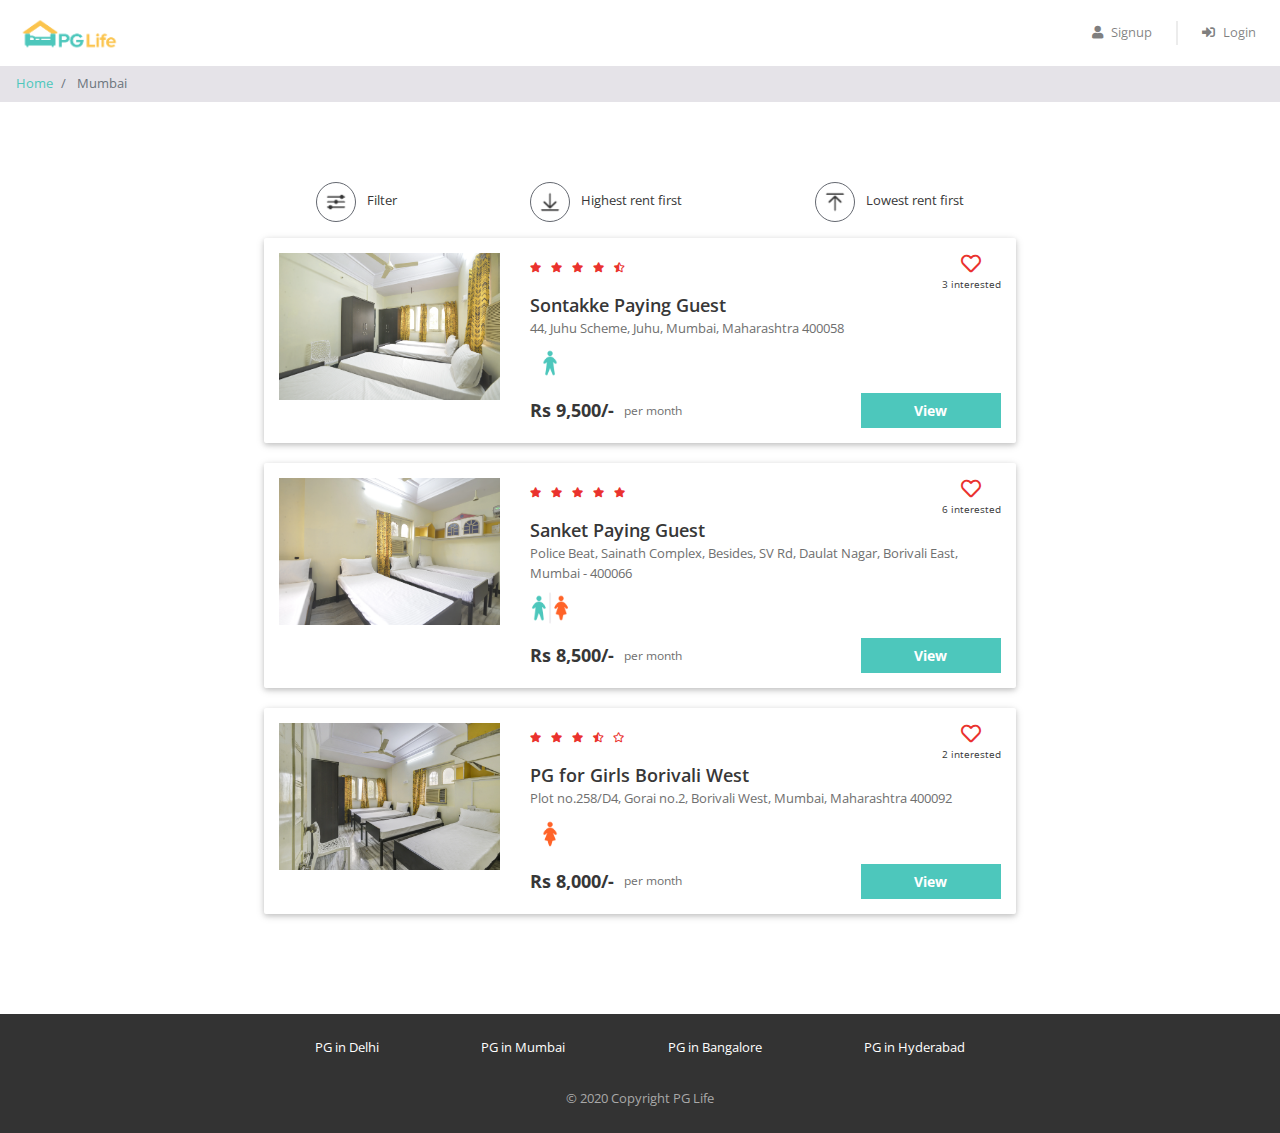
<file: PG_LIFE/property_list.html>
<!DOCTYPE html>
<html lang="en">

<head>
    <meta name="viewport" content="width=device-width, initial-scale=1">
    <title>Best PG's in Mumbai | PG Life</title>

    <link href="css/bootstrap.min.css" rel="stylesheet" />
    <link href="https://use.fontawesome.com/releases/v5.11.2/css/all.css" rel="stylesheet" />
    <link href="https://fonts.googleapis.com/css2?family=Open+Sans:ital,wght@0,300;0,400;0,600;0,700;0,800;1,300;1,400;1,600;1,700;1,800&display=swap" rel="stylesheet" />
    <link href="css/common.css" rel="stylesheet" />
    <link href="css/property_list.css" rel="stylesheet" />
</head>

<body>
    <div class="header sticky-top">
        <nav class="navbar navbar-expand-md navbar-light">
            <a class="navbar-brand" href="index.html">
                <img src="img/logo.png" />
            </a>
            <button class="navbar-toggler" type="button" data-toggle="collapse" data-target="#my-navbar">
                <span class="navbar-toggler-icon"></span>
            </button>

            <div class="collapse navbar-collapse justify-content-end" id="my-navbar">
                <ul class="navbar-nav">
                    <li class="nav-item">
                        <a class="nav-link" href="#" data-toggle="modal" data-target="#signup-modal">
                            <i class="fas fa-user"></i>Signup
                        </a>
                    </li>
                    <div class="nav-vl"></div>
                    <li class="nav-item">
                        <a class="nav-link" href="#" data-toggle="modal" data-target="#login-modal">
                            <i class="fas fa-sign-in-alt"></i>Login
                        </a>
                    </li>
                </ul>
            </div>
        </nav>
    </div>

    <div id="loading">
    </div>

    <nav aria-label="breadcrumb">
        <ol class="breadcrumb py-2">
            <li class="breadcrumb-item">
                <a href="index.html">Home</a>
            </li>
            <li class="breadcrumb-item active" aria-current="page">
                Mumbai
            </li>
        </ol>
    </nav>

    <div class="page-container">
        <div class="filter-bar row justify-content-around">
            <div class="col-auto" data-toggle="modal" data-target="#filter-modal">
                <img src="img/filter.png" alt="filter" />
                <span>Filter</span>
            </div>
            <div class="col-auto">
                <img src="img/desc.png" alt="sort-desc" />
                <span>Highest rent first</span>
            </div>
            <div class="col-auto">
                <img src="img/asc.png" alt="sort-asc" />
                <span>Lowest rent first</span>
            </div>
        </div>

        
        <div class="property-card row">
            <div class="image-container col-md-4">
                <img src="img/properties/1/1d4f0757fdb86d5f.jpg" />
            </div>
            <div class="content-container col-md-8">
                <div class="row no-gutters justify-content-between">
                    <div class="star-container" title="4.5">
                        <i class="fas fa-star"></i>
                        <i class="fas fa-star"></i>
                        <i class="fas fa-star"></i>
                        <i class="fas fa-star"></i>
                        <i class="fas fa-star-half-alt"></i>
                    </div>
                    <div class="interested-container">
                        <i class="far fa-heart"></i>
                        <div class="interested-text">3 interested</div>
                    </div>
                </div>
                <div class="detail-container">
                    <div class="property-name">Sontakke  Paying Guest</div>
                    <div class="property-address">44, Juhu Scheme, Juhu, Mumbai, Maharashtra 400058</div>
                    <div class="property-gender">
                        <img src="img/male.png" />
                    </div>
                </div>
                <div class="row no-gutters">
                    <div class="rent-container col-6">
                        <div class="rent">Rs 9,500/-</div>
                        <div class="rent-unit">per month</div>
                    </div>
                    <div class="button-container col-6">
                        <a href="property_detail.html" class="btn btn-primary">View</a>
                    </div>
                </div>
            </div>
        </div>

        <div class="property-card row">
            <div class="image-container col-md-4">
                <img src="img/properties/1/eace7b9114fd6046.jpg" />
            </div>
            <div class="content-container col-md-8">
                <div class="row no-gutters justify-content-between">
                    <div class="star-container" title="4.8">
                        <i class="fas fa-star"></i>
                        <i class="fas fa-star"></i>
                        <i class="fas fa-star"></i>
                        <i class="fas fa-star"></i>
                        <i class="fas fa-star"></i>
                    </div>
                    <div class="interested-container">
                        <i class="far fa-heart"></i>
                        <div class="interested-text">6 interested</div>
                    </div>
                </div>
                <div class="detail-container">
                    <div class="property-name">Sanket  Paying Guest</div>
                    <div class="property-address">Police Beat, Sainath Complex, Besides, SV Rd, Daulat Nagar, Borivali East, Mumbai - 400066</div>
                    <div class="property-gender">
                        <img src="img/unisex.png" />
                    </div>
                </div>
                <div class="row no-gutters">
                    <div class="rent-container col-6">
                        <div class="rent">Rs 8,500/-</div>
                        <div class="rent-unit">per month</div>
                    </div>
                    <div class="button-container col-6">
                        <a href="property_detail.html" class="btn btn-primary">View</a>
                    </div>
                </div>
            </div>
        </div>

        <div class="property-card row">
            <div class="image-container col-md-4">
                <img src="img/properties/1/46ebbb537aa9fb0a.jpg" />
            </div>
            <div class="content-container col-md-8">
                <div class="row no-gutters justify-content-between">
                    <div class="star-container" title="3.5">
                        <i class="fas fa-star"></i>
                        <i class="fas fa-star"></i>
                        <i class="fas fa-star"></i>
                        <i class="fas fa-star-half-alt"></i>
                        <i class="far fa-star"></i>
                    </div>
                    <div class="interested-container">
                        <i class="far fa-heart"></i>
                        <div class="interested-text">2 interested</div>
                    </div>
                </div>
                <div class="detail-container">
                    <div class="property-name">PG for Girls Borivali West</div>
                    <div class="property-address">Plot no.258/D4, Gorai no.2, Borivali West, Mumbai, Maharashtra 400092</div>
                    <div class="property-gender">
                        <img src="img/female.png" />
                    </div>
                </div>
                <div class="row no-gutters">
                    <div class="rent-container col-6">
                        <div class="rent">Rs 8,000/-</div>
                        <div class="rent-unit">per month</div>
                    </div>
                    <div class="button-container col-6">
                        <a href="property_detail.html" class="btn btn-primary">View</a>
                    </div>
                </div>
            </div>
        </div>
    </div>

    <div class="modal fade" id="filter-modal" tabindex="-1" role="dialog" aria-labelledby="filter-heading" aria-hidden="true">
        <div class="modal-dialog modal-dialog-centered" role="document">
            <div class="modal-content">
                <div class="modal-header">
                    <h3 class="modal-title" id="filter-heading">Filters</h3>
                    <button type="button" class="close" data-dismiss="modal" aria-label="Close">
                        <span aria-hidden="true">&times;</span>
                    </button>
                </div>

                <div class="modal-body">
                    <h5>Gender</h5>
                    <hr />
                    <div>
                        <button class="btn btn-outline-dark btn-active">
                            No Filter
                        </button>
                        <button class="btn btn-outline-dark">
                            <i class="fas fa-venus-mars"></i>Unisex
                        </button>
                        <button class="btn btn-outline-dark">
                            <i class="fas fa-mars"></i>Male
                        </button>
                        <button class="btn btn-outline-dark">
                            <i class="fas fa-venus"></i>Female
                        </button>
                    </div>
                </div>

                <div class="modal-footer">
                    <button data-dismiss="modal" class="btn btn-success">Okay</button>
                </div>
            </div>
        </div>
    </div>

    <div class="modal fade" id="signup-modal" tabindex="-1" role="dialog" aria-labelledby="signup-heading" aria-hidden="true">
        <div class="modal-dialog" role="document">
            <div class="modal-content">
                <div class="modal-header">
                    <h5 class="modal-title" id="signup-heading">Signup with PGLife</h5>
                    <button type="button" class="close" data-dismiss="modal" aria-label="Close">
                        <span aria-hidden="true">&times;</span>
                    </button>
                </div>

                <div class="modal-body">
                    <form id="signup-form" class="form" role="form">
                        <div class="input-group form-group">
                            <div class="input-group-prepend">
                                <span class="input-group-text">
                                    <i class="fas fa-user"></i>
                                </span>
                            </div>
                            <input type="text" class="form-control" name="full_name" placeholder="Full Name" maxlength="30" required>
                        </div>

                        <div class="input-group form-group">
                            <div class="input-group-prepend">
                                <span class="input-group-text">
                                    <i class="fas fa-phone-alt"></i>
                                </span>
                            </div>
                            <input type="text" class="form-control" name="phone" placeholder="Phone Number" maxlength="10" minlength="10" required>
                        </div>

                        <div class="input-group form-group">
                            <div class="input-group-prepend">
                                <span class="input-group-text">
                                    <i class="fas fa-envelope"></i>
                                </span>
                            </div>
                            <input type="email" class="form-control" name="email" placeholder="Email" required>
                        </div>

                        <div class="input-group form-group">
                            <div class="input-group-prepend">
                                <span class="input-group-text">
                                    <i class="fas fa-lock"></i>
                                </span>
                            </div>
                            <input type="password" class="form-control" name="password" placeholder="Password" minlength="6" required>
                        </div>

                        <div class="input-group form-group">
                            <div class="input-group-prepend">
                                <span class="input-group-text">
                                    <i class="fas fa-university"></i>
                                </span>
                            </div>
                            <input type="text" class="form-control" name="college_name" placeholder="College Name" maxlength="150" required>
                        </div>

                        <div class="form-group">
                            <span>I'm a</span>
                            <input type="radio" class="ml-3" id="gender-male" name="gender" value="male" /> Male
                            <label for="gender-male">
                            </label>
                            <input type="radio" class="ml-3" id="gender-female" name="gender" value="female" />
                            <label for="gender-female">
                                Female
                            </label>
                        </div>

                        <div class="form-group">
                            <button type="submit" class="btn btn-block btn-primary">Create Account</button>
                        </div>
                    </form>
                </div>

                <div class="modal-footer">
                    <span>Already have an account?
                        <a href="#" data-dismiss="modal" data-toggle="modal" data-target="#login-modal">Login</a>
                    </span>
                </div>
            </div>
        </div>
    </div>

    <div class="modal fade" id="login-modal" tabindex="-1" role="dialog" aria-labelledby="login-heading" aria-hidden="true">
        <div class="modal-dialog modal-dialog-centered" role="document">
            <div class="modal-content">
                <div class="modal-header">
                    <h5 class="modal-title" id="login-heading">Login with PGLife</h5>
                    <button type="button" class="close" data-dismiss="modal" aria-label="Close">
                        <span aria-hidden="true">&times;</span>
                    </button>
                </div>

                <div class="modal-body">
                    <form id="login-form" class="form" role="form">
                        <div class="input-group form-group">
                            <div class="input-group-prepend">
                                <span class="input-group-text">
                                    <i class="fas fa-user"></i>
                                </span>
                            </div>
                            <input type="email" class="form-control" name="email" placeholder="Email" required>
                        </div>

                        <div class="input-group form-group">
                            <div class="input-group-prepend">
                                <span class="input-group-text">
                                    <i class="fas fa-lock"></i>
                                </span>
                            </div>
                            <input type="password" class="form-control" name="password" placeholder="Password" minlength="6" required>
                        </div>

                        <div class="form-group">
                            <button type="submit" class="btn btn-block btn-primary">Login</button>
                        </div>
                    </form>
                </div>

                <div class="modal-footer">
                    <span>
                        <a href="#" data-dismiss="modal" data-toggle="modal" data-target="#signup-modal">Click here</a>
                        to register a new account
                    </span>
                </div>
            </div>
        </div>
    </div>

    <div class="footer">
        <div class="page-container footer-container">
            <div class="footer-cities">
                <div class="footer-city">
                    <a href="property_list.html">PG in Delhi</a>
                </div>
                <div class="footer-city">
                    <a href="property_list.html">PG in Mumbai</a>
                </div>
                <div class="footer-city">
                    <a href="property_list.html">PG in Bangalore</a>
                </div>
                <div class="footer-city">
                    <a href="property_list.html">PG in Hyderabad</a>
                </div>
            </div>
            <div class="footer-copyright">© 2020 Copyright PG Life </div>
        </div>
    </div>

    <script type="text/javascript" src="js/jquery.js"></script>
    <script type="text/javascript" src="js/bootstrap.min.js"></script>
</body>

</html>
</file>
<file: PG_LIFE/css/common.css>
* {
    box-sizing: border-box;
    font-family: 'Open Sans', sans-serif;
}

body {
    color: #373737;
    font-size: 16px;
    position: relative;
}

h1,
h2,
h3,
h4,
h5,
h6 {
    font-weight: 600;
}

h1 {
    font-size: 36px;
    margin-bottom: 40px;
}

@media (max-width: 768px) {
    h1 {
        font-size: 28px;
    }
}

h3 {
    font-size: 24px;
    margin-bottom: 12px;
}

h5 {
    font-size: 16px;
    margin-bottom: 10px;
}

.btn-primary,
.btn-warning,
.btn-danger {
    color: white;
    font-weight: bold;
}

.input-group .input-group-text i {
    width: 14px;
}

input[type="radio"] {
    position: relative;
    top: 1px;
}

.breadcrumb {
    background-color: #e5e3e8;
    font-size: 13px;
    border-radius: 0px;
    margin-bottom: 0px;
}

.container {
    max-width: 920px;
    padding: 0px 20px;
}

.page-container {
    max-width: 800px;
    padding: 80px 24px;
    margin: auto;
}

@media (max-width: 768px) {
    .page-container {
        padding: 64px 24px;
    }
}

.white {
    color: #ffffff;
}

#loading {
    display: none;
    background-color: #666666;
    background-image: url("../img/progress_spinner.gif");
    background-repeat: no-repeat;
    background-position: center;
    opacity: 0.4;
    position: fixed;
    top: 0px;
    right: 0px;
    width: 100%;
    height: 100%;
    z-index: 10000000;
}

/* Login Modal */
#login-modal .modal-dialog {
    width: 350px;
    margin: auto;
}

.modal-footer {
    background-color: #f4f4f4;
    justify-content: center;
}

/* Header */
.header {
    background-color: white;
    font-size: 13px;
}

.header .navbar .navbar-brand img {
    height: 40px;
}

.header .navbar .nav-item i {
    margin-right: 8px;
}

.header .nav-vl {
    border-left: 2px solid #d6d6d678;
    height: 24px;
    margin: auto 16px;
    display: block;
}

@media(max-width:768px) {
    .header .nav-vl {
        display: none;
    }
}

.header .nav-name {
    font-weight: bold;
    margin: auto 16px;
}

@media(max-width:768px) {
    .header .nav-name {
        margin: 8px 0px
    }
}

/* Footer */
.footer {
    background-color: #333333;
    font-size: 13px;
}

.footer-container {
    padding: 24px;
}

.footer-cities {
    display: flex;
    flex-wrap: wrap;
    justify-content: space-around;
}

.footer-city {
    margin-bottom: 8px;
    text-align: center;
}

@media(max-width:768px) {
    .footer-city {
        width: 100%;
    }
}

.footer-city a {
    color: #ffffff;
}

.footer-copyright {
    color: #a9a9a9;
    text-align: center;
    padding-top: 24px;
}
</file>
<file: PG_LIFE/css/home.css>
.banner-container {
    background-image: url("../img/bg.png");
    background-attachment: fixed;
    box-shadow: inset 0 0 0 2000px #1c1c1c7a;
    text-align: center;
    padding: 160px 15px;
}

@media (max-width: 768px) {
    .banner-container {
        padding: 100px 15px;
    }
}

.city-search {
    max-width: 530px;
    margin: auto;
    position: relative;
}

.city-heading {
    text-align: center;
}

.city-card-container {
    text-align: center;
    margin-top: 20px;
}

.city-card {
    background-color: #ffffff;
    box-shadow: 0 2px 5px 0 rgba(0, 0, 0, 0.16), 0 2px 10px 0 rgba(0, 0, 0, 0.12);
    display: inline-block;
    padding: 20px;
}

.city-card:focus,
.city-card:hover {
    box-shadow: 0 5px 11px 0 rgba(0, 0, 0, 0.18), 0 4px 15px 0 rgba(0, 0, 0, 0.15);
}

.city-img {
    height: 100px;
    width: 100px;
}
</file>
<file: Portfolio/css/style.css>
*{
	padding: 0;
	margin: 0;
	font-family: 'Josefin Sans', sans-serif;
	box-sizing: border-box;
}
.hero{
	
	height: 100vh;
	width: 100%;
	background-image: url(../img/IMG20210619083232.jpg);
	background-size: cover;
	background-position: center;
}
nav{
	display: flex;
	align-items: center;
	justify-content: space-between;
	padding-top: 45px;
	padding-left: 8%;
	padding-right: 8%;
}

span{
	color: #290b3e;
}
nav ul li{
	list-style-type: none;
	display: inline-block;
	padding: 10px  25px;
}
nav ul li a{
	color: rgb(15, 15, 15);
	text-decoration: none;
	font-weight: bold;
	text-transform: capitalize;
}
nav ul li a:hover{
	color: #f9004d;
	transition: .4s;
}
.btn{
	background-color:#3e185e;
	color: white;
	text-decoration: none;
	border: 2px solid transparent;
	font-weight: bold;
	padding: 10px 25px;
	border-radius: 30px;
	transition: transform .4s; 
}
.btn:hover{
	transform: scale(1.2);
}
.content{
	position: relative;
	top: 30%;
	transform: translateY(-50%);
	text-align: right;
	
}
h1{
	color: rgb(255, 252, 50);
	margin: 20px 0px 20px;
	font-size: 50px;
	text-align: center;
}
h3{
	color: black;
	font-size: 25px;
	margin-bottom: 50px;
	text-align: center;

}
h4{
	color: black;
	letter-spacing: 2px;
	font-size: 20px;
	text-align: center;
}
.newslatter form{
	width: 380px;
	max-width: 100%;
	position: relative;
}
.newslatter form input:first-child{
	display: inline-block;
	width: 100%;
	padding: 14px 130px 14px 15px;
	border: 2px solid #f9004d;
	outline: none;
	border-radius: 30px;
}
.newslatter form input:last-child{
	position: absolute;
	display: inline-block;
	outline: none;
	border: none;
	padding: 10px 30px;
	border-radius: 30px;
	background-color:#f9004d;
	color: white;
	box-shadow: 0px 0px 5px #000, 0px 0px 15px #858585;
	top: 6px;
	right: 6px; 
}

.about{
	width: 100%;
	padding: 100px 0px;
	background-color: #191919;
}
.about img{
	height: auto;
	width: 430px;
}
.about-text{
	width: 550px;
}
.main{
	width: 1130px;
	max-width: 95%;
	margin: 0 auto;
	display: flex;
	align-items: center;
	justify-content: space-around;
}
.about-text h2{
	color: white;
	font-size: 75px;
	text-transform: capitalize;
	margin-bottom: 20px;
}
.about-text h5{
	color: white;
	letter-spacing: 2px;
	font-size: 22px;
	margin-bottom: 25px;
	text-transform: capitalize;
}
.about-text p{
	color: rgba(77, 13, 117, 0.8);
	letter-spacing: 1px;
	line-height: 28px;
	font-size: 18px;
	margin-bottom: 45px;
}
button{
	background-color:#f9004d;
	color: white;
	text-decoration: none;
	border: 2px solid transparent;
	font-weight: bold;
	padding: 13px 30px;
	border-radius: 30px;
	transition: .4s; 
}
button:hover{
	background-color: transparent;
	border: 2px solid #f9004d;
	cursor: pointer;
}

.service{
	background: #101010;
	width: 100%;
	padding: 100px 0px;
}
.title h2{
	color: white;
	font-size: 75px;
	width: 1130px;
	margin: 30px auto;
	text-align: center;
}
.box{
	display: flex;
	justify-content: center;
	align-items: center;
	min-height: 400px;
}
.card{
	height: 365px;
	width: 335px;
	padding: 20px 35px;
	background: #191919;
	border-radius: 20px;
	margin: 15px;
	position: relative;
	overflow: hidden;
	text-align: center;
}
.card i{
	font-size: 50px;
	display: block;
	text-align: center;
	margin: 25px 0px;
	color: #f9004d;

}
h5{
	color:white;
	font-size: 23px;
	margin-bottom: 15px;
}
 #xyz{
	color:rgb(236, 148, 148);
}
 .abc{
    color: white;
  

}
.pra p{
	color: #fcfc;
	font-size: 16px;
	line-height: 27px;
	margin-bottom: 25px;
}
.card .button{
	background-color:#f9004d;
	color: white;
	text-decoration: none;
	border: 2px solid transparent;
	font-weight: bold;
	padding: 9px 22px;
	border-radius: 30px;
	transition: .4s; 
}
.card .button:hover{
	background-color: transparent;
	border: 2px solid #f9004d;
	cursor: pointer;
}
.contact-me{
	width: 100%;
	height: 290px;
	background: #191919;
	display: flex;
	align-items: center;
	flex-direction: column;
	justify-content: center;
}
.contact-me p{
	color: white;
	font-size: 30px;
	font-weight: bold;
	margin-bottom: 25px;
}
.contact-me .button-two{
	background-color:#f9004d;
	color: white;
	text-decoration: none;
	border: 2px solid transparent;
	font-weight: bold;
	padding: 13px 30px;
	border-radius: 30px;
	transition: .4s; 
}
.contact-me .button-two:hover{
	background-color: transparent;
	border: 2px solid #f9004d;
	cursor: pointer;
}
footer{
	position: relative;
	width: 100%;
	height: 400px;
	background: #101010;
	display: flex;
	flex-direction: column;
	align-items: center;
	justify-content: center;
}
footer p:nth-child(1){
	font-size: 30px;
	color: white;
	margin-bottom: 20px;
	font-weight: bold;
}
footer p:nth-child(2){
	color: white;
	font-size: 17px;
	width: 500px;
	text-align: center;
	line-height: 26px;
}
.social{
	display: flex;
}
.social a{
	width: 45px;
	height: 45px;
	display: flex;
	align-items: center;
	justify-content: center;
	background:  #f9004d;
	border-radius: 50%;
	margin: 22px 10px;
	color: white;
	text-decoration: none;
	font-size: 20px;
}
.social a:hover{
	transform: scale(1.3);
	transition: .3s;
}
.end{
	position: absolute;
	color:#f9004d;
	bottom: 35px;
	font-size: 14px; 
}
</file>
<file: Temperature Conversion/style.css>
*,
*:before,
*:after{
    padding: 0;
    margin: 0;
    box-sizing: border-box;
    font-family: "Roboto Mono", monospace;
    font-size: 18px;
}
body{
    background-color: #40859a;
}
.wrapper{
    width: 450px;
    background-color: #ffffff;
    padding: 70px 40px;
    position: absolute;
    transform: translate(-50%,-50%);
    left: 50%;
    top: 50%;
    box-shadow: 0 20px 25px rgba(0,0,0,0.25);
    border-radius: 8px;
    display: flex;
    justify-content: space-between;
}
.container{
    width: 45%;
}
input{
    width: 100%;
    height: 50px;
    border-radius: 5px;
    border: 2px solid #d2d2d2;
    outline: none;
    margin-top: 8px;
    padding: 0 10px;
}
input:focus{
    border-color: #3164ff;
}
</file>
<file: PG_LIFE/css/dashboard.css>
@media (max-width: 768px) {
    .profile-img-container {
        text-align: center;
        padding-bottom: 32px;
    }
}

.profile-img {
    color: #7d7d7d;
    font-size: 75px;
    text-align: center;
    border: 1px solid #e4e4e4;
    border-radius: 50%;
    height: 100px;
    width: 100px;
    line-height: 100px;
}

.profile .name {
    font-weight: bold;
}

.edit-profile {
    font-size: 10px;
    text-decoration: underline;
    cursor: pointer;
}

.my-interested-properties {
    background-color: #fcfaf7;
}

.property-card {
    background-color: #ffffff;
    border-radius: 2px;
    padding: 15px 0px;
    margin: 20px auto;
    box-shadow: 0 2px 5px 0 rgba(0, 0, 0, 0.16), 0 2px 10px 0 rgba(0, 0, 0, 0.12);
}

.property-card:focus,
.property-card:hover {
    box-shadow: 0 5px 11px 0 rgba(0, 0, 0, 0.18), 0 4px 15px 0 rgba(0, 0, 0, 0.15);
}

.image-container {
    text-align: center;
}

@media (max-width: 768px) {
    .image-container {
        padding-bottom: 12px;
    }
}

.image-container img {
    width: 100%;
    max-width: 300px;
}

.star-container i {
    color: #EA322E;
    font-size: 10px;
    margin-right: 6px;
}

.interested-container {
    text-align: center;
    padding: 8px 16px;
}

.interested-container i {
    color: #EA322E;
    font-size: 20px;
    cursor: pointer;
}

.interested-text {
    font-size: 10px;
}

.detail-container {
    padding-bottom: 10px;
}

.property-name {
    font-size: 18px;
    font-weight: 600;
}

.property-address {
    color: #6f6f6f;
    font-size: 13px;
    padding-bottom: 5px;
}

.property-gender img {
    width: 40px;
}

.rent-container {
    display: flex;
    align-items: center;
}

.rent {
    font-size: 18px;
    font-weight: bold;
    padding-right: 10px;
}

.rent-unit {
    color: #6f6f6f;
    font-size: 12px;
}

.button-container .btn {
    font-size: 14px;
    border-radius: 0px;
    width: 140px;
    float: right;
}
</file>
<file: PG_LIFE/css/property_detail.css>
.carousel img {
    height: 300px;
    object-fit: cover;
}

.property-summary {
    padding: 24px;
}

.property-amenities,
.property-rating {
    background-color: #fcfaf7;
}

.star-container i {
    color: #EA322E;
    font-size: 12px;
    margin-right: 6px;
}

.interested-container {
    text-align: center;
    padding-right: 42px;
}

@media (max-width: 768px) {
    .interested-container {
        padding-right: 0px;
    }
}

.interested-container i {
    color: #EA322E;
    font-size: 20px;
    cursor: pointer;
}

.interested-text {
    font-size: 10px;
}

.detail-container {
    padding-bottom: 10px;
}

.property-name {
    font-size: 36px;
    font-weight: 600;
}

@media (max-width: 768px) {
    .property-name {
        font-size: 24px;
    }
}

.property-address {
    color: #6f6f6f;
    font-size: 16px;
    padding-bottom: 5px;
}

.property-gender img {
    width: 40px;
}

.rent-container {
    display: flex;
    align-items: center;
}

.rent {
    font-size: 24px;
    font-weight: bold;
    padding-right: 10px;
}

@media (max-width: 768px) {
    .rent {
        font-size: 18px;
    }
}

.rent-unit {
    color: #6f6f6f;
    font-size: 12px;
}

.button-container .btn {
    font-size: 14px;
    border-radius: 0px;
    width: 140px;
    float: right;
}

@media (max-width: 768px) {
    .property-amenities .row>div {
        padding-bottom: 24px;
    }
}

.amenity-container {
    margin: 8px 0px;
}

.amenity-container img {
    height: 20px;
    margin-top: -4px;
    margin-right: 4px;
}

.rating-criteria {
    margin: 28px 0px;
}

.rating-criteria-icon {
    width: 14px;
}

.rating-criteria-text {
    margin-left: 8px;
}

.rating-criteria-star-container {
    margin-top: -2px;
}

.rating-criteria-star-container i {
    color: #66C2BD;
    font-size: 12px;
}

.rating-circle {
    background-color: #66C2BD;
    color: white;
    text-align: center;
    height: 160px;
    width: 160px;
    border-radius: 50%;
    padding-top: 32px;
    margin: auto;
}

.total-rating {
    font-size: 40px;
}

.rating-circle-star-container {
    font-size: 12px;
}

.testimonial-block {
    background-color: #fcfaf7;
    padding: 0px 160px 24px;
    margin-top: 80px;
}

@media (max-width: 768px) {
    .testimonial-block {
        padding: 0px 24px 24px;
    }
}

.testimonial-image-container {
    text-align: center;
}

.testimonial-img {
    width: 100px;
    border-radius: 50%;
    position: relative;
    top: -40px;
}

.testimonial-text {
    color: #777777;
    text-align: center;
    position: relative;
}

.testimonial-text i {
    font-size: 20px;
    position: absolute;
    left: 0px;
    top: 0px;
}

.testimonial-text p {
    text-indent: 20px;
}

.testimonial-name {
    color: #2F2E2E;
    text-align: right;
    font-weight: bold;
    margin-top: 12px;
}
</file>
<file: PG_LIFE/css/property_list.css>
.filter-bar > div {
    cursor: pointer;
    font-size: 13px;
    text-align: center;
    margin-bottom: 16px;
}

.filter-bar img {
    width: 40px;
    height: 40px;
    border-radius: 40px;
    border: 1px solid #646870;
    padding: 6px;
    margin-right: 8px;
}

@media (max-width: 768px) {
    .filter-bar img {
        display: block;
        margin: 0px auto 4px;
    }
}

.property-card {
    background-color: #ffffff;
    border-radius: 2px;
    padding: 15px 0px;
    margin: 0px auto 20px;
    box-shadow: 0 2px 5px 0 rgba(0, 0, 0, 0.16), 0 2px 10px 0 rgba(0, 0, 0, 0.12);
}

.property-card:focus,
.property-card:hover {
    box-shadow: 0 5px 11px 0 rgba(0, 0, 0, 0.18), 0 4px 15px 0 rgba(0, 0, 0, 0.15);
}

.image-container {
    text-align: center;
}

@media (max-width: 768px) {
    .image-container {
        padding-bottom: 12px;
    }
}

.image-container img {
    width: 100%;
    max-width: 300px;
}

.star-container i {
    color: #EA322E;
    font-size: 10px;
    margin-right: 6px;
}

.interested-container {
    text-align: center;
}

.interested-container i {
    color: #EA322E;
    font-size: 20px;
    cursor: pointer;
}

.interested-text {
    font-size: 10px;
}

.detail-container {
    padding-bottom: 10px;
}

.property-name {
    font-size: 18px;
    font-weight: 600;
}

.property-address {
    color: #6f6f6f;
    font-size: 13px;
    padding-bottom: 5px;
}

.property-gender img {
    width: 40px;
}

.rent-container {
    display: flex;
    align-items: center;
}

.rent {
    font-size: 18px;
    font-weight: bold;
    padding-right: 10px;
}

.rent-unit {
    color: #6f6f6f;
    font-size: 12px;
}

.button-container .btn {
    font-size: 14px;
    border-radius: 0px;
    width: 140px;
    float: right;
}

/* No Property */
.no-property-container {
    margin: 96px auto 144px;
}

.no-property-container p {
    font-size: 24px;
    text-align: center;
}

/* Filter Modal */
#filter-modal .modal-dialog {
    max-width: 600px;
}

#filter-modal .modal-body h5 {
    color: #777777;
}

#filter-modal .modal-body hr {
    margin: 4px 0px;
}

#filter-modal .modal-body button {
    font-size: 14px;
    width: 100px;
    margin: 16px;
}

#filter-modal .modal-body .btn-active {
    color: #fff;
    background-color: #343a40;
}

#filter-modal .modal-body button i {
    margin-right: 8px;
}

#filter-modal .modal-footer button {
    width: 120px;
}
</file>
